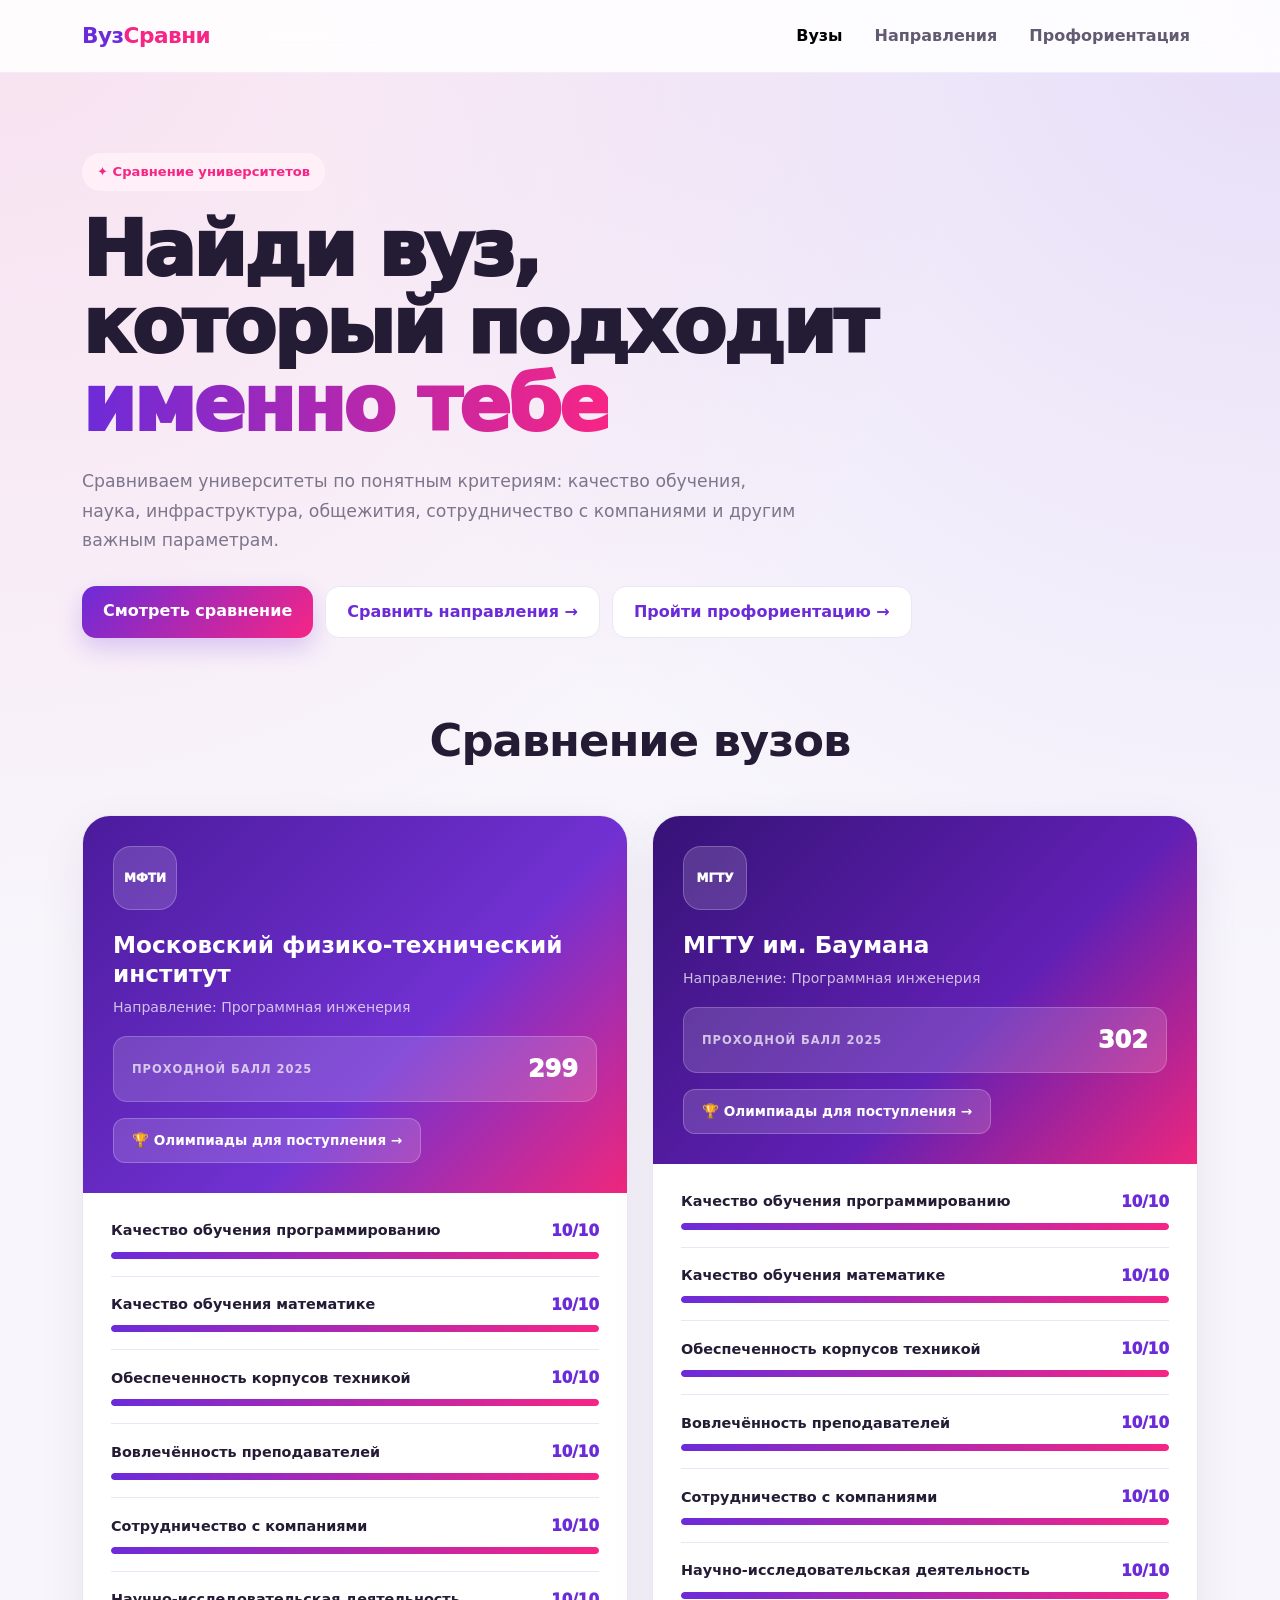
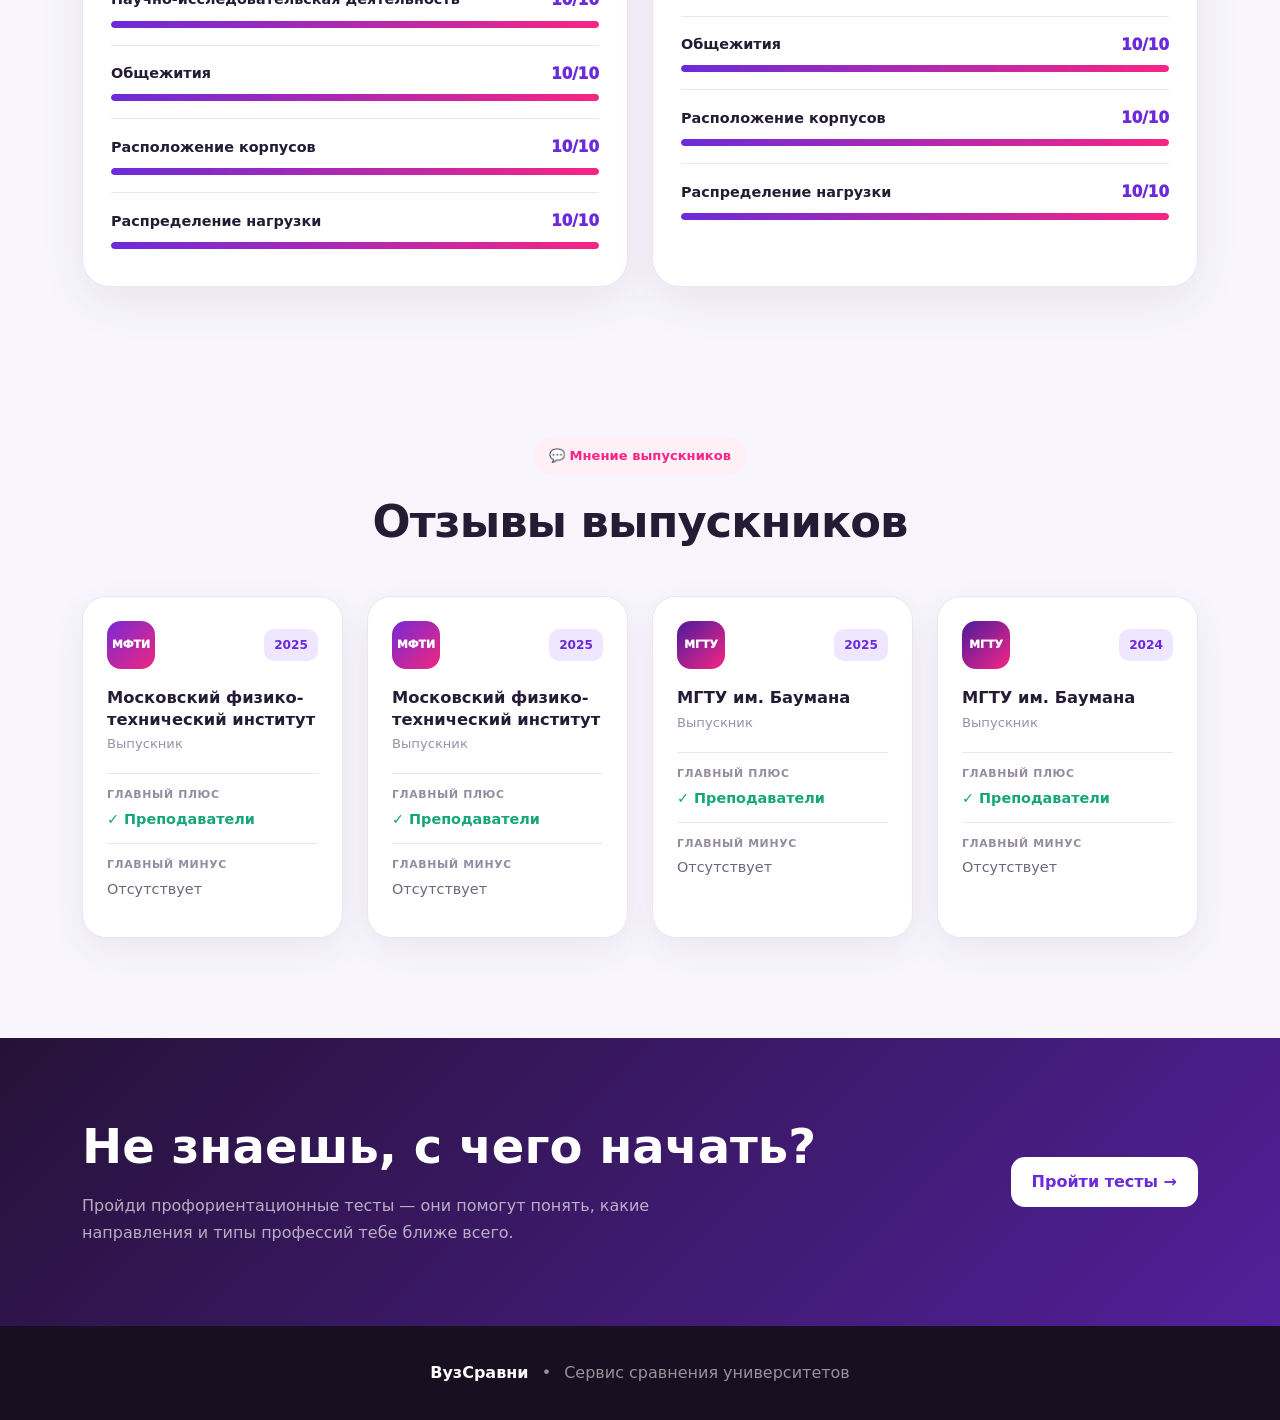
<file: hack_to_posvat/Index.html>
<!DOCTYPE html>
<html lang="ru">
<head>
    <meta charset="UTF-8">
    <meta name="viewport" content="width=device-width, initial-scale=1.0">
    <title>ВузСравни — сравнение вузов</title>

    <link href="https://cdn.jsdelivr.net/npm/bootstrap@5.3.8/dist/css/bootstrap.min.css" rel="stylesheet">

    <style>
        :root {
            --purple: #6c2bd9;
            --purple-dark: #421486;
            --purple-light: #efe7ff;
            --pink: #f72585;
            --pink-light: #fff0f7;
            --orange: #ff7a18;
            --green: #16a67a;
            --text: #241b35;
            --muted: #7d758c;
            --border: #ebe6f3;
            --background: #f8f6fc;
        }

        * { box-sizing: border-box; }
        html { scroll-behavior: smooth; }

        body {
            margin: 0;
            background:
                radial-gradient(circle at 0% 0%, rgba(247,37,133,.10), transparent 30%),
                radial-gradient(circle at 100% 0%, rgba(108,43,217,.12), transparent 30%),
                var(--background);
            color: var(--text);
            font-family: Inter, system-ui, -apple-system, BlinkMacSystemFont, "Segoe UI", sans-serif;
        }

        .navbar-custom {
            background: rgba(255,255,255,.88);
            backdrop-filter: blur(18px);
            border-bottom: 1px solid rgba(108,43,217,.08);
        }
        .brand { text-decoration: none; color: var(--purple); font-size: 1.35rem; font-weight: 900; letter-spacing: -.5px; }
        .brand span { color: var(--pink); }
        .nav-link { color: #625a70; font-weight: 700; }
        .nav-link:hover, .nav-link.active { color: var(--purple); }

        .hero { padding: 80px 0 60px; }
        .hero-badge {
            display: inline-flex; align-items: center; gap: 8px;
            padding: 9px 15px; border-radius: 50px;
            background: var(--pink-light); color: var(--pink);
            font-size: .82rem; font-weight: 850; margin-bottom: 20px;
        }
        .hero h1 {
            max-width: 900px;
            font-size: clamp(2.7rem, 6vw, 4.8rem);
            line-height: 1.01; letter-spacing: -2.8px;
            font-weight: 950; margin: 0;
        }
        .gradient-text {
            color: transparent;
            background: linear-gradient(90deg, var(--purple), var(--pink));
            background-clip: text; -webkit-background-clip: text;
        }
        .hero-description { max-width: 720px; color: var(--muted); font-size: 1.08rem; line-height: 1.7; }

        .hero-buttons { display: flex; flex-wrap: wrap; gap: 12px; margin-top: 30px; }

        .btn-main {
            border: 0; padding: 13px 21px; border-radius: 14px;
            background: linear-gradient(135deg, var(--purple), var(--pink));
            color: white; font-weight: 800; text-decoration: none;
            box-shadow: 0 10px 25px rgba(108,43,217,.22); transition: .25s ease;
        }
        .btn-main:hover { color: white; transform: translateY(-2px); box-shadow: 0 15px 30px rgba(108,43,217,.28); }

        .btn-soft {
            padding: 13px 21px; border-radius: 14px;
            background: white; border: 1px solid var(--border);
            color: var(--purple); text-decoration: none;
            font-weight: 800; transition: .25s ease;
        }
        .btn-soft:hover { color: var(--pink); transform: translateY(-2px); }

        .section { padding: 70px 0; }
        .section-title { font-size: clamp(2rem, 4vw, 2.8rem); font-weight: 900; letter-spacing: -1px; }
        .section-description { max-width: 650px; color: var(--muted); line-height: 1.65; }

        .university-card {
            height: 100%; background: white; border: 1px solid var(--border);
            border-radius: 28px; overflow: hidden;
            box-shadow: 0 15px 45px rgba(50,25,95,.08); transition: transform .25s ease, box-shadow .25s ease;
        }
        .university-card:hover { transform: translateY(-6px); box-shadow: 0 25px 60px rgba(50,25,95,.14); }

        .university-header {
            padding: 30px; color: white;
            background: linear-gradient(135deg, #4b1b9c, #7131d2 60%, #ef277d);
        }
        .university-header.bauman { background: linear-gradient(135deg, #361276, #6120b5 60%, #ed267d); }

        .university-logo {
            width: 64px; height: 64px;
            display: flex; align-items: center; justify-content: center;
            border-radius: 18px; background: rgba(255,255,255,.15);
            border: 1px solid rgba(255,255,255,.22); color: white;
            font-size: .75rem; font-weight: 950; margin-bottom: 20px;
        }
        .university-header h2 { font-size: 1.45rem; line-height: 1.25; font-weight: 900; margin: 0; }
        .university-direction { margin-top: 9px; color: rgba(255,255,255,.72); font-size: .88rem; }

        /* Проходной балл */
        .passing-score {
            margin-top: 18px;
            padding: 14px 18px;
            border-radius: 14px;
            background: rgba(255,255,255,.15);
            border: 1px solid rgba(255,255,255,.2);
            display: flex;
            align-items: center;
            justify-content: space-between;
        }
        .passing-score-label {
            font-size: .72rem;
            text-transform: uppercase;
            letter-spacing: .08em;
            color: rgba(255,255,255,.7);
            font-weight: 850;
        }
        .passing-score-value {
            font-size: 1.5rem;
            font-weight: 950;
            color: white;
        }

        /* Ссылка на олимпиады */
        .olympiads-link {
            display: inline-flex;
            align-items: center;
            gap: 8px;
            margin-top: 16px;
            padding: 11px 18px;
            border-radius: 12px;
            background: rgba(255,255,255,.15);
            border: 1px solid rgba(255,255,255,.22);
            color: white;
            text-decoration: none;
            font-size: .85rem;
            font-weight: 800;
            transition: .25s ease;
        }
        .olympiads-link:hover {
            background: rgba(255,255,255,.25);
            color: white;
            transform: translateY(-2px);
        }

        .criteria { padding: 10px 28px 20px; }
        .criterion { padding: 17px 0; border-bottom: 1px solid var(--border); }
        .criterion:last-child { border-bottom: 0; }
        .criterion-top { display: flex; justify-content: space-between; align-items: center; gap: 15px; }
        .criterion-name { font-size: .9rem; font-weight: 750; }
        .criterion-score { color: var(--purple); font-size: .95rem; font-weight: 950; white-space: nowrap; }
        .progress-custom { height: 7px; margin-top: 9px; background: #eeeaf5; border-radius: 20px; overflow: hidden; }
        .progress-custom span { display: block; height: 100%; border-radius: inherit; background: linear-gradient(90deg, var(--purple), var(--pink)); }

        .reviews-section { padding: 80px 0 100px; }
        .review-card {
            height: 100%; background: white; border: 1px solid var(--border);
            border-radius: 24px; padding: 24px;
            box-shadow: 0 12px 35px rgba(50,25,95,.07); transition: transform .25s ease, box-shadow .25s ease;
        }
        .review-card:hover { transform: translateY(-5px); box-shadow: 0 20px 45px rgba(50,25,95,.12); }
        .review-top { display: flex; align-items: center; justify-content: space-between; gap: 10px; margin-bottom: 18px; }
        .review-logo {
            width: 48px; height: 48px;
            display: flex; align-items: center; justify-content: center;
            border-radius: 14px; color: white; font-size: .68rem; font-weight: 950;
        }
        .logo-mgu { background: linear-gradient(135deg, #7929d5, #ef277d); }
        .logo-bauman { background: linear-gradient(135deg, #4b1b9c, #f72585); }
        .review-year { padding: 7px 10px; border-radius: 10px; background: var(--purple-light); color: var(--purple); font-size: .76rem; font-weight: 850; }
        .review-university { font-size: 1.02rem; line-height: 1.3; font-weight: 850; margin-bottom: 4px; }
        .review-author { color: #9991a6; font-size: .82rem; margin-bottom: 20px; }
        .review-block { padding: 13px 0; border-top: 1px solid var(--border); }
        .review-label { color: #958ca2; text-transform: uppercase; font-size: .68rem; font-weight: 850; letter-spacing: .06em; margin-bottom: 5px; }
        .review-plus { color: var(--green); font-size: .9rem; font-weight: 750; }
        .review-minus { color: #6e677a; font-size: .9rem; }

        .cta { padding: 80px 0; color: white; background: linear-gradient(135deg, #261238, #52209a); }
        .cta h2 { font-size: clamp(2rem, 4vw, 3rem); font-weight: 900; }
        .cta p { color: rgba(255,255,255,.65); max-width: 650px; line-height: 1.7; }
        .cta-button {
            display: inline-block; padding: 13px 21px; border-radius: 14px;
            background: white; color: var(--purple); text-decoration: none;
            font-weight: 850; transition: .2s ease;
        }
        .cta-button:hover { color: var(--pink); transform: translateY(-2px); }

        footer { padding: 35px 0; background: #181020; color: rgba(255,255,255,.55); }
        footer strong { color: white; }

        @media (max-width: 767px) {
            .hero { padding-top: 50px; }
            .university-header { padding: 24px; }
            .criteria { padding-left: 23px; padding-right: 23px; }
        }
    </style>
</head>

<body>

<nav class="navbar navbar-expand-lg navbar-custom sticky-top">
    <div class="container py-2">
        <a href="index.html" class="brand">Вуз<span>Сравни</span></a>

        <button class="navbar-toggler" type="button" data-bs-toggle="collapse" data-bs-target="#mainNav" aria-controls="mainNav" aria-expanded="false" aria-label="Открыть меню">
            <span class="navbar-toggler-icon"></span>
        </button>

        <div class="collapse navbar-collapse" id="mainNav">
            <ul class="navbar-nav ms-auto gap-lg-3">
                <li class="nav-item"><a href="index.html" class="nav-link active">Вузы</a></li>
                <li class="nav-item"><a href="directions.html" class="nav-link">Направления</a></li>
                <li class="nav-item"><a href="profiway_main.html" class="nav-link">Профориентация</a></li>
            </ul>
        </div>
    </div>
</nav>

<header class="hero">
    <div class="container">
        <span class="hero-badge">✦ Сравнение университетов</span>

        <h1>
            Найди вуз,<br>
            который подходит
            <span class="gradient-text">именно тебе</span>
        </h1>

        <p class="hero-description mt-4">
            Сравниваем университеты по понятным критериям:
            качество обучения, наука, инфраструктура,
            общежития, сотрудничество с компаниями и другим важным параметрам.
        </p>

        <div class="hero-buttons">
            <a href="#universities" class="btn-main">Смотреть сравнение</a>
            <a href="directions.html" class="btn-soft">Сравнить направления →</a>
            <a href="profiway_main.html" class="btn-soft">Пройти профориентацию →</a>
        </div>
    </div>
</header>

<section class="section pt-3" id="universities">
    <div class="container">
        <div class="text-center mb-5">
            <h2 class="section-title">Сравнение вузов</h2>
        </div>

        <div class="row g-4">
            <!-- МГУ -->
            <div class="col-lg-6">
                <article class="university-card">
                    <header class="university-header">
                        <div class="university-logo">МФТИ</div>
                        <h2>Московский физико-технический институт</h2>
                        <div class="university-direction">Направление: Программная инженерия</div>

                        <div class="passing-score">
                            <span class="passing-score-label">Проходной балл 2025</span>
                            <span class="passing-score-value">299</span>
                        </div>

                        <a href="olympiads_mgu.html" class="olympiads-link">
                            🏆 Олимпиады для поступления →
                        </a>
                    </header>

                    <div class="criteria">
                        <div class="criterion">
                            <div class="criterion-top"><span class="criterion-name">Качество обучения программированию</span><span class="criterion-score">10/10</span></div>
                            <div class="progress-custom"><span style="width:100%"></span></div>
                        </div>
                        <div class="criterion">
                            <div class="criterion-top"><span class="criterion-name">Качество обучения математике</span><span class="criterion-score">10/10</span></div>
                            <div class="progress-custom"><span style="width:100%"></span></div>
                        </div>
                        <div class="criterion">
                            <div class="criterion-top"><span class="criterion-name">Обеспеченность корпусов техникой</span><span class="criterion-score">10/10</span></div>
                            <div class="progress-custom"><span style="width:100%"></span></div>
                        </div>
                        <div class="criterion">
                            <div class="criterion-top"><span class="criterion-name">Вовлечённость преподавателей</span><span class="criterion-score">10/10</span></div>
                            <div class="progress-custom"><span style="width:100%"></span></div>
                        </div>
                        <div class="criterion">
                            <div class="criterion-top"><span class="criterion-name">Сотрудничество с компаниями</span><span class="criterion-score">10/10</span></div>
                            <div class="progress-custom"><span style="width:100%"></span></div>
                        </div>
                        <div class="criterion">
                            <div class="criterion-top"><span class="criterion-name">Научно-исследовательская деятельность</span><span class="criterion-score">10/10</span></div>
                            <div class="progress-custom"><span style="width:100%"></span></div>
                        </div>
                        <div class="criterion">
                            <div class="criterion-top"><span class="criterion-name">Общежития</span><span class="criterion-score">10/10</span></div>
                            <div class="progress-custom"><span style="width:100%"></span></div>
                        </div>

                        <div class="criterion">
                            <div class="criterion-top"><span class="criterion-name">Расположение корпусов</span><span class="criterion-score">10/10</span></div>
                            <div class="progress-custom"><span style="width:100%"></span></div>
                        </div>
                        <div class="criterion">
                            <div class="criterion-top"><span class="criterion-name">Распределение нагрузки</span><span class="criterion-score">10/10</span></div>
                            <div class="progress-custom"><span style="width:100%"></span></div>
                        </div>
                    </div>
                </article>
            </div>

            <!-- МГТУ -->
            <div class="col-lg-6">
                <article class="university-card">
                    <header class="university-header bauman">
                        <div class="university-logo">МГТУ</div>
                        <h2>МГТУ им. Баумана</h2>
                        <div class="university-direction">Направление: Программная инженерия</div>

                        <div class="passing-score">
                            <span class="passing-score-label">Проходной балл 2025</span>
                            <span class="passing-score-value">302</span>
                        </div>

                        <a href="olympiads_bauman.html" class="olympiads-link">
                            🏆 Олимпиады для поступления →
                        </a>
                    </header>

                    <div class="criteria">
                        <div class="criterion">
                            <div class="criterion-top"><span class="criterion-name">Качество обучения программированию</span><span class="criterion-score">10/10</span></div>
                            <div class="progress-custom"><span style="width:100%"></span></div>
                        </div>
                        <div class="criterion">
                            <div class="criterion-top"><span class="criterion-name">Качество обучения математике</span><span class="criterion-score">10/10</span></div>
                            <div class="progress-custom"><span style="width:100%"></span></div>
                        </div>
                        <div class="criterion">
                            <div class="criterion-top"><span class="criterion-name">Обеспеченность корпусов техникой</span><span class="criterion-score">10/10</span></div>
                            <div class="progress-custom"><span style="width:100%"></span></div>
                        </div>
                        <div class="criterion">
                            <div class="criterion-top"><span class="criterion-name">Вовлечённость преподавателей</span><span class="criterion-score">10/10</span></div>
                            <div class="progress-custom"><span style="width:100%"></span></div>
                        </div>
                        <div class="criterion">
                            <div class="criterion-top"><span class="criterion-name">Сотрудничество с компаниями</span><span class="criterion-score">10/10</span></div>
                            <div class="progress-custom"><span style="width:100%"></span></div>
                        </div>
                        <div class="criterion">
                            <div class="criterion-top"><span class="criterion-name">Научно-исследовательская деятельность</span><span class="criterion-score">10/10</span></div>
                            <div class="progress-custom"><span style="width:100%"></span></div>
                        </div>
                        <div class="criterion">
                            <div class="criterion-top"><span class="criterion-name">Общежития</span><span class="criterion-score">10/10</span></div>
                            <div class="progress-custom"><span style="width:100%"></span></div>
                        </div>
                        <div class="criterion">
                            <div class="criterion-top"><span class="criterion-name">Расположение корпусов</span><span class="criterion-score">10/10</span></div>
                            <div class="progress-custom"><span style="width:100%"></span></div>
                        </div>
                        <div class="criterion">
                            <div class="criterion-top"><span class="criterion-name">Распределение нагрузки</span><span class="criterion-score">10/10</span></div>
                            <div class="progress-custom"><span style="width:100%"></span></div>
                        </div>
                    </div>
                </article>
            </div>
        </div>
    </div>
</section>

<section class="reviews-section">
    <div class="container">
        <div class="text-center mb-5">
            <span class="hero-badge">💬 Мнение выпускников</span>
            <h2 class="section-title">Отзывы выпускников</h2>
        </div>

        <div class="row g-4">
            <div class="col-md-6 col-xl-3">
                <article class="review-card">
                    <div class="review-top">
                        <div class="review-logo logo-mgu">МФТИ</div>
                        <span class="review-year">2025</span>
                    </div>
                    <h3 class="review-university">Московский физико-технический институт</h3>
                    <div class="review-author">Выпускник</div>
                    <div class="review-block">
                        <div class="review-label">Главный плюс</div>
                        <div class="review-plus">✓ Преподаватели</div>
                    </div>
                    <div class="review-block">
                        <div class="review-label">Главный минус</div>
                        <div class="review-minus">Отсутствует</div>
                    </div>
                </article>
            </div>

            <div class="col-md-6 col-xl-3">
                <article class="review-card">
                    <div class="review-top">
                        <div class="review-logo logo-mgu">МФТИ</div>
                        <span class="review-year">2025</span>
                    </div>
                    <h3 class="review-university">Московский физико-технический институт</h3>
                    <div class="review-author">Выпускник</div>
                    <div class="review-block">
                        <div class="review-label">Главный плюс</div>
                        <div class="review-plus">✓ Преподаватели</div>
                    </div>
                    <div class="review-block">
                        <div class="review-label">Главный минус</div>
                        <div class="review-minus">Отсутствует</div>
                    </div>
                </article>
            </div>

            <div class="col-md-6 col-xl-3">
                <article class="review-card">
                    <div class="review-top">
                        <div class="review-logo logo-bauman">МГТУ</div>
                        <span class="review-year">2025</span>
                    </div>
                    <h3 class="review-university">МГТУ им. Баумана</h3>
                    <div class="review-author">Выпускник</div>
                    <div class="review-block">
                        <div class="review-label">Главный плюс</div>
                        <div class="review-plus">✓ Преподаватели</div>
                    </div>
                    <div class="review-block">
                        <div class="review-label">Главный минус</div>
                        <div class="review-minus">Отсутствует</div>
                    </div>
                </article>
            </div>

            <div class="col-md-6 col-xl-3">
                <article class="review-card">
                    <div class="review-top">
                        <div class="review-logo logo-bauman">МГТУ</div>
                        <span class="review-year">2024</span>
                    </div>
                    <h3 class="review-university">МГТУ им. Баумана</h3>
                    <div class="review-author">Выпускник</div>
                    <div class="review-block">
                        <div class="review-label">Главный плюс</div>
                        <div class="review-plus">✓ Преподаватели</div>
                    </div>
                    <div class="review-block">
                        <div class="review-label">Главный минус</div>
                        <div class="review-minus">Отсутствует</div>
                    </div>
                </article>
            </div>
        </div>
    </div>
</section>

<section class="cta">
    <div class="container">
        <div class="row align-items-center g-4">
            <div class="col-lg-8">
                <h2>Не знаешь, с чего начать?</h2>
                <p class="mt-3 mb-0">
                    Пройди профориентационные тесты — они помогут понять,
                    какие направления и типы профессий тебе ближе всего.
                </p>
            </div>
            <div class="col-lg-4 text-lg-end">
                <a href="profiway_main.html" class="cta-button">Пройти тесты →</a>
            </div>
        </div>
    </div>
</section>

<footer>
    <div class="container text-center">
        <strong>ВузСравни</strong>
        <span class="mx-2">•</span>
        Сервис сравнения университетов
    </div>
</footer>

<script src="https://cdn.jsdelivr.net/npm/bootstrap@5.3.8/dist/js/bootstrap.bundle.min.js"></script>

<script>
    document.querySelectorAll('.navbar .nav-link').forEach(link => {
        link.addEventListener('click', () => {
            const nav = document.querySelector('#mainNav');
            if (nav.classList.contains('show')) {
                bootstrap.Collapse.getOrCreateInstance(nav).hide();
            }
        });
    });

    const animatedElements = document.querySelectorAll('.university-card, .review-card');
    const observer = new IntersectionObserver(entries => {
        entries.forEach(entry => {
            if (entry.isIntersecting) {
                entry.target.style.opacity = '1';
                entry.target.style.transform = 'translateY(0)';
                observer.unobserve(entry.target);
            }
        });
    }, { threshold: .08 });

    animatedElements.forEach(el => {
        el.style.opacity = '0';
        el.style.transform = 'translateY(20px)';
        el.style.transition = 'opacity .55s ease, transform .55s ease';
        observer.observe(el);
    });
</script>

</body>
</html>
</file>
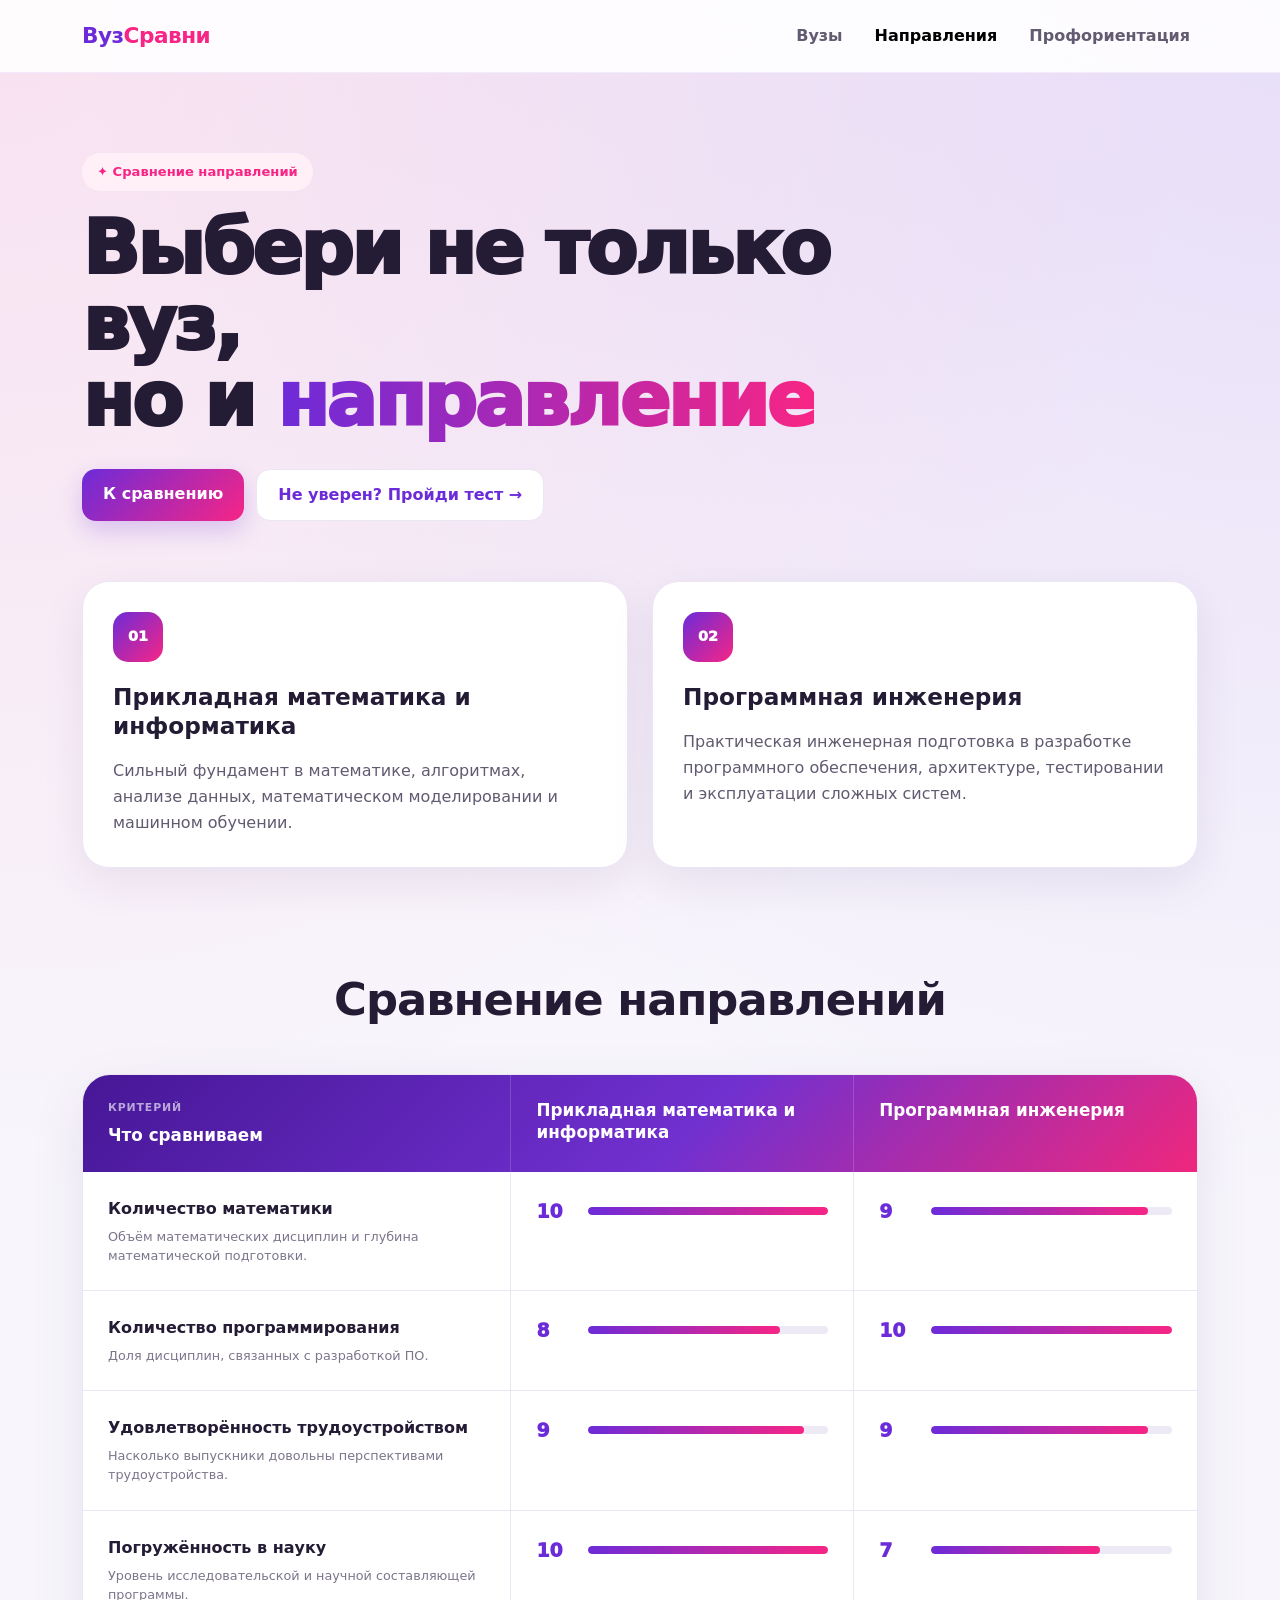
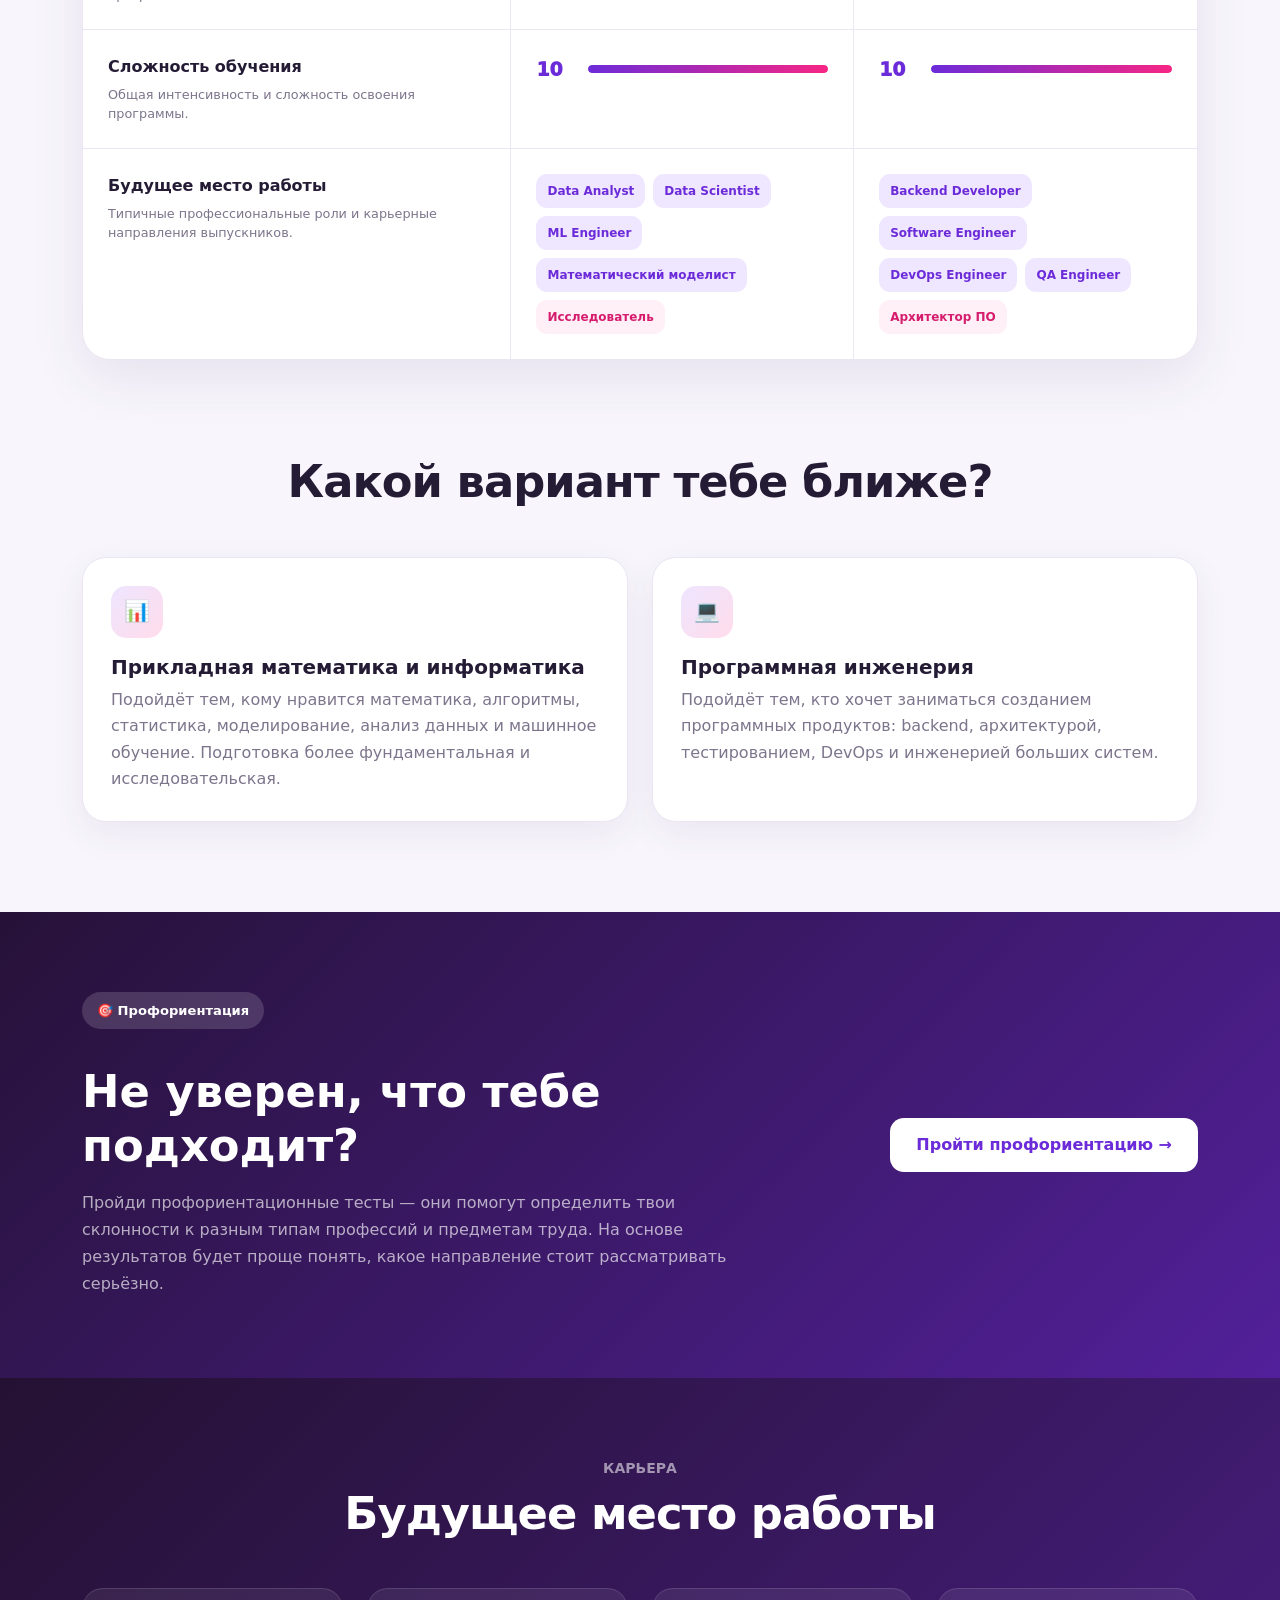
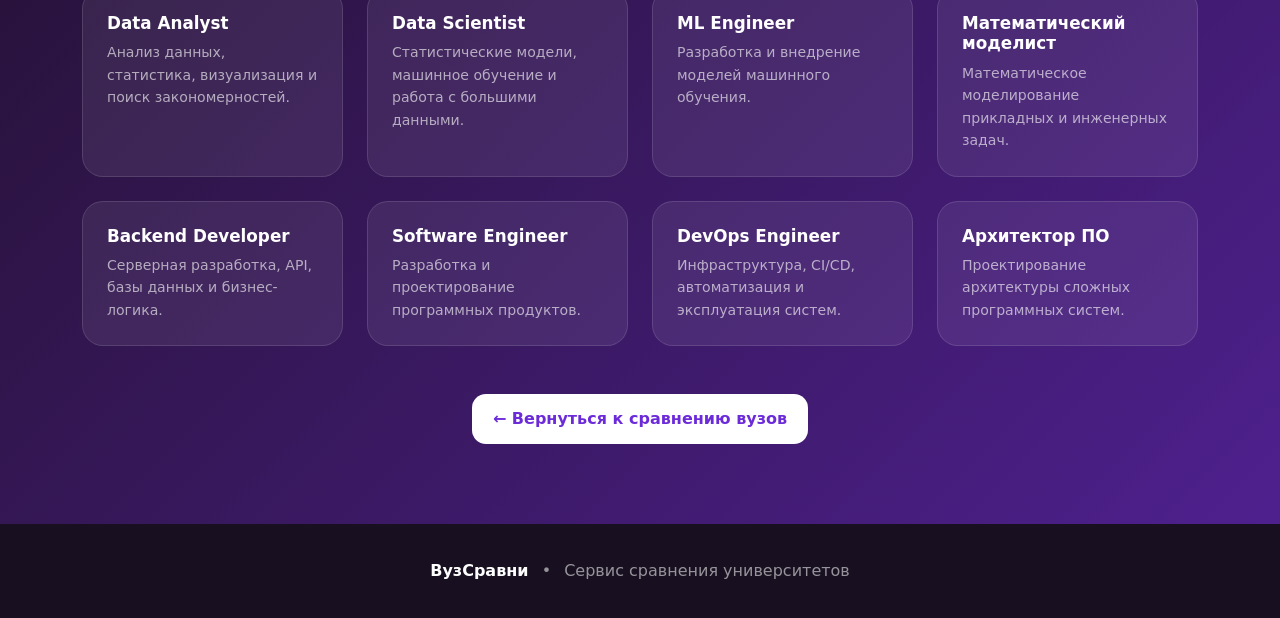
<file: hack_to_posvat/directions.html>
<!DOCTYPE html>
<html lang="ru">
<head>
    <meta charset="UTF-8">
    <meta name="viewport" content="width=device-width, initial-scale=1.0">
    <title>ВузСравни — сравнение направлений</title>

    <link href="https://cdn.jsdelivr.net/npm/bootstrap@5.3.8/dist/css/bootstrap.min.css" rel="stylesheet">

    <style>
        :root {
            --purple: #6c2bd9;
            --purple-dark: #421486;
            --purple-light: #efe7ff;
            --pink: #f72585;
            --pink-light: #fff0f7;
            --orange: #ff7a18;
            --green: #16a67a;
            --text: #241b35;
            --muted: #7d758c;
            --border: #ebe6f3;
            --background: #f8f6fc;
        }

        * { box-sizing: border-box; }
        html { scroll-behavior: smooth; }

        body {
            margin: 0;
            background:
                radial-gradient(circle at 0% 0%, rgba(247,37,133,.10), transparent 30%),
                radial-gradient(circle at 100% 0%, rgba(108,43,217,.12), transparent 30%),
                var(--background);
            color: var(--text);
            font-family: Inter, system-ui, -apple-system, BlinkMacSystemFont, "Segoe UI", sans-serif;
        }

        .navbar-custom {
            background: rgba(255,255,255,.88);
            backdrop-filter: blur(18px);
            border-bottom: 1px solid rgba(108,43,217,.08);
        }
        .brand { text-decoration: none; color: var(--purple); font-size: 1.35rem; font-weight: 900; letter-spacing: -.5px; }
        .brand span { color: var(--pink); }
        .nav-link { color: #625a70; font-weight: 700; }
        .nav-link:hover, .nav-link.active { color: var(--purple); }

        .hero { padding: 80px 0 60px; }
        .hero-badge {
            display: inline-flex; align-items: center; gap: 8px;
            padding: 9px 15px; border-radius: 50px;
            background: var(--pink-light); color: var(--pink);
            font-size: .82rem; font-weight: 850; margin-bottom: 20px;
        }
        .hero h1 {
            max-width: 900px;
            font-size: clamp(2.7rem, 6vw, 4.7rem);
            line-height: 1.01; letter-spacing: -2.8px;
            font-weight: 950; margin: 0;
        }
        .gradient-text {
            color: transparent;
            background: linear-gradient(90deg, var(--purple), var(--pink));
            background-clip: text; -webkit-background-clip: text;
        }
        .hero-description { max-width: 740px; color: var(--muted); font-size: 1.08rem; line-height: 1.7; }

        .hero-buttons { display: flex; flex-wrap: wrap; gap: 12px; margin-top: 30px; }
        .btn-main {
            border: 0; padding: 13px 21px; border-radius: 14px;
            background: linear-gradient(135deg, var(--purple), var(--pink));
            color: white; font-weight: 800; text-decoration: none;
            box-shadow: 0 10px 25px rgba(108,43,217,.22); transition: .25s ease;
        }
        .btn-main:hover { color: white; transform: translateY(-2px); }
        .btn-soft {
            padding: 13px 21px; border-radius: 14px;
            background: white; border: 1px solid var(--border);
            color: var(--purple); text-decoration: none;
            font-weight: 800; transition: .25s ease;
        }
        .btn-soft:hover { color: var(--pink); transform: translateY(-2px); }

        .direction-preview { padding-bottom: 35px; }
        .direction-card {
            height: 100%; padding: 30px; background: white;
            border: 1px solid var(--border); border-radius: 27px;
            box-shadow: 0 15px 45px rgba(50,25,95,.08);
            transition: transform .25s ease, box-shadow .25s ease;
        }
        .direction-card:hover { transform: translateY(-6px); box-shadow: 0 25px 55px rgba(50,25,95,.13); }

        .direction-number {
            width: 50px; height: 50px;
            display: flex; align-items: center; justify-content: center;
            border-radius: 15px; color: white;
            font-size: .9rem; font-weight: 950;
            background: linear-gradient(135deg, var(--purple), var(--pink));
        }
        .direction-card h2 { margin-top: 20px; font-size: 1.45rem; line-height: 1.25; font-weight: 900; }
        .direction-source { color: var(--muted); font-size: .82rem; margin-top: 8px; }
        .direction-description { color: #625a70; line-height: 1.65; margin-top: 18px; margin-bottom: 0; }

        .comparison-section { padding: 70px 0 95px; }
        .section-title { font-size: clamp(2rem, 4vw, 2.8rem); font-weight: 900; letter-spacing: -1px; }
        .section-description { max-width: 680px; color: var(--muted); line-height: 1.65; }

        .comparison-table {
            overflow: hidden; background: white;
            border: 1px solid var(--border); border-radius: 28px;
            box-shadow: 0 18px 55px rgba(50,25,95,.09);
        }
        .comparison-head, .comparison-row {
            display: grid;
            grid-template-columns: 1.25fr 1fr 1fr;
        }
        .comparison-head {
            color: white;
            background: linear-gradient(135deg, #461796, #7130d0 55%, #ef277d);
        }
        .head-cell { padding: 25px; }
        .head-cell:not(:last-child) { border-right: 1px solid rgba(255,255,255,.16); }
        .head-label {
            color: rgba(255,255,255,.62);
            text-transform: uppercase; letter-spacing: .08em;
            font-size: .68rem; font-weight: 850; margin-bottom: 8px;
        }
        .head-title { font-size: 1.05rem; line-height: 1.3; font-weight: 900; }

        .comparison-row { border-bottom: 1px solid var(--border); }
        .comparison-row:last-child { border-bottom: 0; }
        .comparison-cell { padding: 25px; }
        .comparison-cell:not(:last-child) { border-right: 1px solid var(--border); }
        .criterion-title { font-weight: 850; }
        .criterion-description { color: var(--muted); font-size: .8rem; line-height: 1.5; margin-top: 6px; }

        .score-wrapper { display: flex; align-items: center; gap: 12px; }
        .score-number { min-width: 40px; color: var(--purple); font-size: 1.18rem; font-weight: 950; }
        .score-progress { flex: 1; height: 8px; overflow: hidden; background: #eeeaf5; border-radius: 20px; }
        .score-progress span {
            display: block; height: 100%; border-radius: inherit;
            background: linear-gradient(90deg, var(--purple), var(--pink));
        }

        .work-list { display: flex; flex-wrap: wrap; gap: 8px; }
        .work-tag {
            display: inline-flex; align-items: center;
            padding: 8px 11px; border-radius: 11px;
            background: var(--purple-light); color: var(--purple);
            font-size: .75rem; font-weight: 800;
        }
        .work-tag.pink { background: var(--pink-light); color: #d51c6d; }

        .details-section { padding: 0 0 90px; }
        .info-card {
            height: 100%; padding: 28px; background: white;
            border: 1px solid var(--border); border-radius: 24px;
            box-shadow: 0 12px 35px rgba(50,25,95,.07);
        }
        .info-icon {
            width: 52px; height: 52px;
            display: flex; align-items: center; justify-content: center;
            border-radius: 15px;
            background: linear-gradient(135deg, #eee5ff, #ffdceb);
            font-size: 1.3rem; margin-bottom: 17px;
        }
        .info-card h3 { font-size: 1.25rem; font-weight: 900; }
        .info-card p { color: var(--muted); line-height: 1.65; margin-bottom: 0; }

        .career-section {
            padding: 80px 0; color: white;
            background: linear-gradient(135deg, #241132, #4e208e);
        }
        .career-section .section-description { color: rgba(255,255,255,.63); }
        .career-card {
            height: 100%; padding: 24px; border-radius: 21px;
            background: rgba(255,255,255,.075);
            border: 1px solid rgba(255,255,255,.12);
            transition: .25s ease;
        }
        .career-card:hover { transform: translateY(-5px); background: rgba(255,255,255,.12); }
        .career-card h3 { font-size: 1.05rem; font-weight: 850; }
        .career-card p { color: rgba(255,255,255,.62); font-size: .88rem; line-height: 1.6; margin: 0; }

        /* CTA для профтеста */
        .test-cta {
            padding: 80px 0;
            background: linear-gradient(135deg, #261238, #52209a);
            color: white;
        }
        .test-cta h2 { font-size: clamp(2rem, 4vw, 2.8rem); font-weight: 900; }
        .test-cta p { color: rgba(255,255,255,.65); max-width: 650px; line-height: 1.7; }
        .test-cta-button {
            display: inline-block; padding: 15px 26px; border-radius: 14px;
            background: white; color: var(--purple);
            text-decoration: none; font-weight: 850;
            transition: .2s ease;
        }
        .test-cta-button:hover { color: var(--pink); transform: translateY(-2px); }

        .back-button {
            display: inline-block; padding: 13px 21px; border-radius: 14px;
            background: white; color: var(--purple); text-decoration: none;
            font-weight: 850; transition: .2s ease;
        }
        .back-button:hover { color: var(--pink); transform: translateY(-2px); }

        footer { padding: 35px 0; background: #181020; color: rgba(255,255,255,.55); }
        footer strong { color: white; }

        @media (max-width: 767px) {
            .hero { padding-top: 50px; }
            .comparison-head, .comparison-row { grid-template-columns: 1fr 1fr; }
            .comparison-head .head-cell:first-child,
            .comparison-row .comparison-cell:first-child {
                grid-column: 1 / -1; border-right: 0;
                border-bottom: 1px solid var(--border);
            }
            .comparison-head .head-cell:first-child { border-bottom: 1px solid rgba(255,255,255,.15); }
            .head-cell, .comparison-cell { padding: 18px; }
            .comparison-table { border-radius: 20px; }
            .direction-card { padding: 23px; }
        }
    </style>
</head>

<body>

<nav class="navbar navbar-expand-lg navbar-custom sticky-top">
    <div class="container py-2">
        <a href="index.html" class="brand">Вуз<span>Сравни</span></a>

        <button class="navbar-toggler" type="button" data-bs-toggle="collapse" data-bs-target="#mainNav" aria-controls="mainNav" aria-expanded="false" aria-label="Открыть меню">
            <span class="navbar-toggler-icon"></span>
        </button>

        <div class="collapse navbar-collapse" id="mainNav">
            <ul class="navbar-nav ms-auto gap-lg-3">
                <li class="nav-item"><a href="index.html" class="nav-link">Вузы</a></li>
                <li class="nav-item"><a href="directions.html" class="nav-link active">Направления</a></li>
                <li class="nav-item"><a href="profiway_main.html" class="nav-link">Профориентация</a></li>
            </ul>
        </div>
    </div>
</nav>

<header class="hero">
    <div class="container">
        <span class="hero-badge">✦ Сравнение направлений</span>

        <h1>
            Выбери не только вуз,<br>
            но и <span class="gradient-text">направление</span>
        </h1>
        <div class="hero-buttons">
            <a href="#comparison" class="btn-main">К сравнению</a>
            <a href="profiway_main.html" class="btn-soft">Не уверен? Пройди тест →</a>
        </div>
    </div>
</header>

<section class="direction-preview">
    <div class="container">
        <div class="row g-4">
            <div class="col-lg-6">
                <article class="direction-card">
                    <div class="direction-number">01</div>
                    <h2>Прикладная математика и информатика</h2>
                    <p class="direction-description">
                        Сильный фундамент в математике, алгоритмах, анализе данных,
                        математическом моделировании и машинном обучении.
                    </p>
                </article>
            </div>

            <div class="col-lg-6">
                <article class="direction-card">
                    <div class="direction-number">02</div>
                    <h2>Программная инженерия</h2>
                    <p class="direction-description">
                        Практическая инженерная подготовка в разработке
                        программного обеспечения, архитектуре, тестировании
                        и эксплуатации сложных систем.
                    </p>
                </article>
            </div>
        </div>
    </div>
</section>

<section class="comparison-section" id="comparison">
    <div class="container">
        <div class="text-center mb-5">
            <h2 class="section-title">Сравнение направлений</h2>
        </div>

        <div class="comparison-table">
            <div class="comparison-head">
                <div class="head-cell">
                    <div class="head-label">Критерий</div>
                    <div class="head-title">Что сравниваем</div>
                </div>
                <div class="head-cell">
                    <div class="head-title">Прикладная математика и информатика</div>
                </div>
                <div class="head-cell">
                    <div class="head-title">Программная инженерия</div>
                </div>
            </div>

            <div class="comparison-row">
                <div class="comparison-cell">
                    <div class="criterion-title">Количество математики</div>
                    <div class="criterion-description">Объём математических дисциплин и глубина математической подготовки.</div>
                </div>
                <div class="comparison-cell">
                    <div class="score-wrapper">
                        <span class="score-number">10</span>
                        <div class="score-progress"><span style="width:100%"></span></div>
                    </div>
                </div>
                <div class="comparison-cell">
                    <div class="score-wrapper">
                        <span class="score-number">9</span>
                        <div class="score-progress"><span style="width:90%"></span></div>
                    </div>
                </div>
            </div>

            <div class="comparison-row">
                <div class="comparison-cell">
                    <div class="criterion-title">Количество программирования</div>
                    <div class="criterion-description">Доля дисциплин, связанных с разработкой ПО.</div>
                </div>
                <div class="comparison-cell">
                    <div class="score-wrapper">
                        <span class="score-number">8</span>
                        <div class="score-progress"><span style="width:80%"></span></div>
                    </div>
                </div>
                <div class="comparison-cell">
                    <div class="score-wrapper">
                        <span class="score-number">10</span>
                        <div class="score-progress"><span style="width:100%"></span></div>
                    </div>
                </div>
            </div>

            <div class="comparison-row">
                <div class="comparison-cell">
                    <div class="criterion-title">Удовлетворённость трудоустройством</div>
                    <div class="criterion-description">Насколько выпускники довольны перспективами трудоустройства.</div>
                </div>
                <div class="comparison-cell">
                    <div class="score-wrapper">
                        <span class="score-number">9</span>
                        <div class="score-progress"><span style="width:90%"></span></div>
                    </div>
                </div>
                <div class="comparison-cell">
                    <div class="score-wrapper">
                        <span class="score-number">9</span>
                        <div class="score-progress"><span style="width:90%"></span></div>
                    </div>
                </div>
            </div>

            <div class="comparison-row">
                <div class="comparison-cell">
                    <div class="criterion-title">Погружённость в науку</div>
                    <div class="criterion-description">Уровень исследовательской и научной составляющей программы.</div>
                </div>
                <div class="comparison-cell">
                    <div class="score-wrapper">
                        <span class="score-number">10</span>
                        <div class="score-progress"><span style="width:100%"></span></div>
                    </div>
                </div>
                <div class="comparison-cell">
                    <div class="score-wrapper">
                        <span class="score-number">7</span>
                        <div class="score-progress"><span style="width:70%"></span></div>
                    </div>
                </div>
            </div>

            <div class="comparison-row">
                <div class="comparison-cell">
                    <div class="criterion-title">Сложность обучения</div>
                    <div class="criterion-description">Общая интенсивность и сложность освоения программы.</div>
                </div>
                <div class="comparison-cell">
                    <div class="score-wrapper">
                        <span class="score-number">10</span>
                        <div class="score-progress"><span style="width:100%"></span></div>
                    </div>
                </div>
                <div class="comparison-cell">
                    <div class="score-wrapper">
                        <span class="score-number">10</span>
                        <div class="score-progress"><span style="width:100%"></span></div>
                    </div>
                </div>
            </div>

            <div class="comparison-row">
                <div class="comparison-cell">
                    <div class="criterion-title">Будущее место работы</div>
                    <div class="criterion-description">Типичные профессиональные роли и карьерные направления выпускников.</div>
                </div>
                <div class="comparison-cell">
                    <div class="work-list">
                        <span class="work-tag">Data Analyst</span>
                        <span class="work-tag">Data Scientist</span>
                        <span class="work-tag">ML Engineer</span>
                        <span class="work-tag">Математический моделист</span>
                        <span class="work-tag pink">Исследователь</span>
                    </div>
                </div>
                <div class="comparison-cell">
                    <div class="work-list">
                        <span class="work-tag">Backend Developer</span>
                        <span class="work-tag">Software Engineer</span>
                        <span class="work-tag">DevOps Engineer</span>
                        <span class="work-tag">QA Engineer</span>
                        <span class="work-tag pink">Архитектор ПО</span>
                    </div>
                </div>
            </div>
        </div>
    </div>
</section>

<section class="details-section">
    <div class="container">
        <div class="text-center mb-5">
            <h2 class="section-title">Какой вариант тебе ближе?</h2>
        </div>

        <div class="row g-4">
            <div class="col-lg-6">
                <article class="info-card">
                    <div class="info-icon">📊</div>
                    <h3>Прикладная математика и информатика</h3>
                    <p>
                        Подойдёт тем, кому нравится математика, алгоритмы,
                        статистика, моделирование, анализ данных и машинное обучение.
                        Подготовка более фундаментальная и исследовательская.
                    </p>
                </article>
            </div>

            <div class="col-lg-6">
                <article class="info-card">
                    <div class="info-icon">💻</div>
                    <h3>Программная инженерия</h3>
                    <p>
                        Подойдёт тем, кто хочет заниматься созданием
                        программных продуктов: backend, архитектурой,
                        тестированием, DevOps и инженерией больших систем.
                    </p>
                </article>
            </div>
        </div>
    </div>
</section>

<!-- Блок с ссылкой на профориентационный тест -->
<section class="test-cta">
    <div class="container">
        <div class="row align-items-center g-4">
            <div class="col-lg-8">
                <span class="hero-badge" style="background:rgba(255,255,255,.15); color:white;">🎯 Профориентация</span>
                <h2 class="mt-3">Не уверен, что тебе подходит?</h2>
                <p class="mt-3 mb-0">
                    Пройди профориентационные тесты — они помогут определить
                    твои склонности к разным типам профессий и предметам труда.
                    На основе результатов будет проще понять, какое направление
                    стоит рассматривать серьёзно.
                </p>
            </div>
            <div class="col-lg-4 text-lg-end">
                <a href="profiway_main.html" class="test-cta-button">Пройти профориентацию →</a>
            </div>
        </div>
    </div>
</section>

<section class="career-section">
    <div class="container">
        <div class="text-center mb-5">
            <div class="text-uppercase small fw-bold" style="color:rgba(255,255,255,.55)">Карьера</div>
            <h2 class="section-title mt-2">Будущее место работы</h2>
        </div>

        <div class="row g-4">
            <div class="col-md-6 col-lg-3">
                <article class="career-card">
                    <h3>Data Analyst</h3>
                    <p>Анализ данных, статистика, визуализация и поиск закономерностей.</p>
                </article>
            </div>
            <div class="col-md-6 col-lg-3">
                <article class="career-card">
                    <h3>Data Scientist</h3>
                    <p>Статистические модели, машинное обучение и работа с большими данными.</p>
                </article>
            </div>
            <div class="col-md-6 col-lg-3">
                <article class="career-card">
                    <h3>ML Engineer</h3>
                    <p>Разработка и внедрение моделей машинного обучения.</p>
                </article>
            </div>
            <div class="col-md-6 col-lg-3">
                <article class="career-card">
                    <h3>Математический моделист</h3>
                    <p>Математическое моделирование прикладных и инженерных задач.</p>
                </article>
            </div>
            <div class="col-md-6 col-lg-3">
                <article class="career-card">
                    <h3>Backend Developer</h3>
                    <p>Серверная разработка, API, базы данных и бизнес-логика.</p>
                </article>
            </div>
            <div class="col-md-6 col-lg-3">
                <article class="career-card">
                    <h3>Software Engineer</h3>
                    <p>Разработка и проектирование программных продуктов.</p>
                </article>
            </div>
            <div class="col-md-6 col-lg-3">
                <article class="career-card">
                    <h3>DevOps Engineer</h3>
                    <p>Инфраструктура, CI/CD, автоматизация и эксплуатация систем.</p>
                </article>
            </div>
            <div class="col-md-6 col-lg-3">
                <article class="career-card">
                    <h3>Архитектор ПО</h3>
                    <p>Проектирование архитектуры сложных программных систем.</p>
                </article>
            </div>
        </div>

        <div class="text-center mt-5">
            <a href="index.html" class="back-button">← Вернуться к сравнению вузов</a>
        </div>
    </div>
</section>

<footer>
    <div class="container text-center">
        <strong>ВузСравни</strong>
        <span class="mx-2">•</span>
        Сервис сравнения университетов
    </div>
</footer>

<script src="https://cdn.jsdelivr.net/npm/bootstrap@5.3.8/dist/js/bootstrap.bundle.min.js"></script>

<script>
    document.querySelectorAll('.navbar .nav-link').forEach(link => {
        link.addEventListener('click', () => {
            const nav = document.querySelector('#mainNav');
            if (nav.classList.contains('show')) {
                bootstrap.Collapse.getOrCreateInstance(nav).hide();
            }
        });
    });

    const animatedElements = document.querySelectorAll(
        '.direction-card, .comparison-table, .info-card, .career-card'
    );

    const observer = new IntersectionObserver(entries => {
        entries.forEach(entry => {
            if (entry.isIntersecting) {
                entry.target.style.opacity = '1';
                entry.target.style.transform = 'translateY(0)';
                observer.unobserve(entry.target);
            }
        });
    }, { threshold: .08 });

    animatedElements.forEach(el => {
        el.style.opacity = '0';
        el.style.transform = 'translateY(20px)';
        el.style.transition = 'opacity .55s ease, transform .55s ease';
        observer.observe(el);
    });
</script>

</body>
</html>
</file>
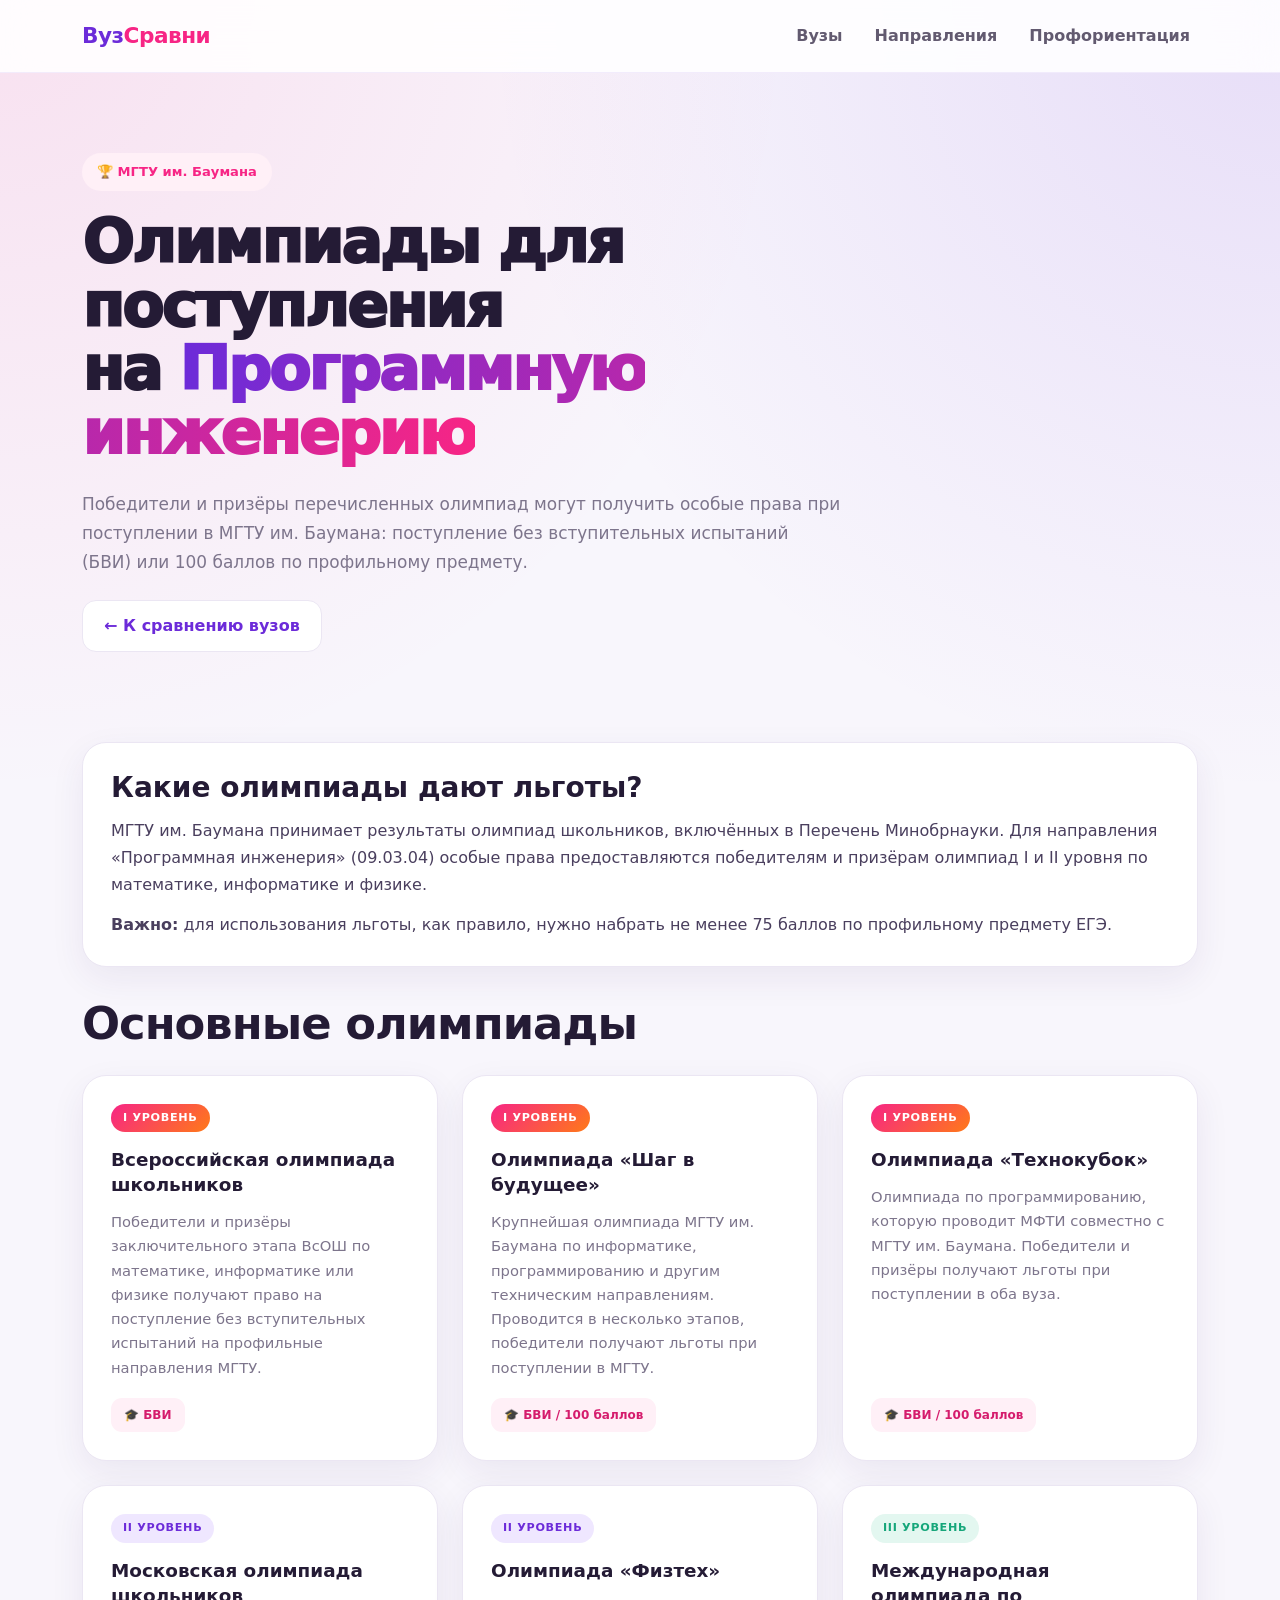
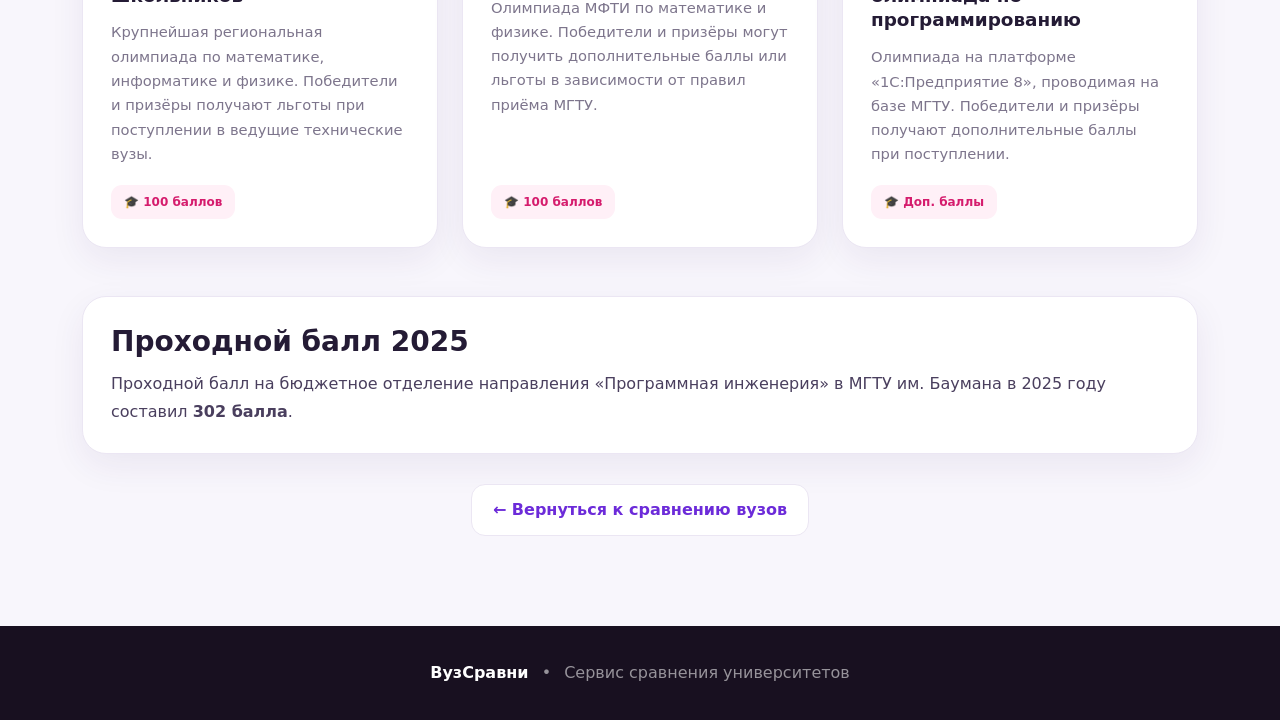
<file: hack_to_posvat/olympiads_bauman.html>
<!DOCTYPE html>
<html lang="ru">
<head>
    <meta charset="UTF-8">
    <meta name="viewport" content="width=device-width, initial-scale=1.0">
    <title>ВузСравни — Олимпиады МГТУ для Программной инженерии</title>

    <link href="https://cdn.jsdelivr.net/npm/bootstrap@5.3.8/dist/css/bootstrap.min.css" rel="stylesheet">

    <style>
        :root {
            --purple: #6c2bd9;
            --purple-dark: #421486;
            --purple-light: #efe7ff;
            --pink: #f72585;
            --pink-light: #fff0f7;
            --orange: #ff7a18;
            --green: #16a67a;
            --text: #241b35;
            --muted: #7d758c;
            --border: #ebe6f3;
            --background: #f8f6fc;
        }

        * { box-sizing: border-box; }
        html { scroll-behavior: smooth; }

        body {
            margin: 0;
            background:
                radial-gradient(circle at 0% 0%, rgba(247,37,133,.10), transparent 30%),
                radial-gradient(circle at 100% 0%, rgba(108,43,217,.12), transparent 30%),
                var(--background);
            color: var(--text);
            font-family: Inter, system-ui, -apple-system, BlinkMacSystemFont, "Segoe UI", sans-serif;
        }

        .navbar-custom {
            background: rgba(255,255,255,.88);
            backdrop-filter: blur(18px);
            border-bottom: 1px solid rgba(108,43,217,.08);
        }
        .brand { text-decoration: none; color: var(--purple); font-size: 1.35rem; font-weight: 900; letter-spacing: -.5px; }
        .brand span { color: var(--pink); }
        .nav-link { color: #625a70; font-weight: 700; }
        .nav-link:hover, .nav-link.active { color: var(--purple); }

        .hero { padding: 80px 0 40px; }
        .hero-badge {
            display: inline-flex; align-items: center; gap: 8px;
            padding: 9px 15px; border-radius: 50px;
            background: var(--pink-light); color: var(--pink);
            font-size: .82rem; font-weight: 850; margin-bottom: 20px;
        }
        .hero h1 {
            max-width: 900px;
            font-size: clamp(2.4rem, 5vw, 3.8rem);
            line-height: 1.05; letter-spacing: -2.4px;
            font-weight: 950; margin: 0;
        }
        .gradient-text {
            color: transparent;
            background: linear-gradient(90deg, var(--purple), var(--pink));
            background-clip: text; -webkit-background-clip: text;
        }
        .hero-description { max-width: 760px; color: var(--muted); font-size: 1.06rem; line-height: 1.7; }

        .section { padding: 50px 0 90px; }
        .section-title { font-size: clamp(2rem, 4vw, 2.8rem); font-weight: 900; letter-spacing: -1px; }
        .section-description { max-width: 680px; color: var(--muted); line-height: 1.65; }

        .olympiad-card {
            background: white;
            border: 1px solid var(--border);
            border-radius: 24px;
            padding: 28px;
            box-shadow: 0 12px 35px rgba(50,25,95,.07);
            transition: .25s ease;
            height: 100%;
            display: flex;
            flex-direction: column;
        }
        .olympiad-card:hover { transform: translateY(-5px); box-shadow: 0 20px 45px rgba(50,25,95,.12); }

        .olympiad-level {
            display: inline-flex;
            align-items: center;
            gap: 6px;
            padding: 6px 12px;
            border-radius: 30px;
            font-size: .7rem;
            font-weight: 900;
            text-transform: uppercase;
            letter-spacing: .06em;
            margin-bottom: 16px;
            width: fit-content;
        }
        .level-1 { background: linear-gradient(135deg, #f72585, #ff7a18); color: white; }
        .level-2 { background: var(--purple-light); color: var(--purple); }
        .level-3 { background: #e3f7f0; color: var(--green); }

        .olympiad-card h3 {
            font-size: 1.15rem;
            font-weight: 900;
            line-height: 1.35;
            margin-bottom: 12px;
        }
        .olympiad-card p {
            color: var(--muted);
            line-height: 1.65;
            font-size: .92rem;
            flex: 1;
            margin-bottom: 18px;
        }

        .benefit-tag {
            display: inline-flex;
            align-items: center;
            gap: 6px;
            padding: 8px 13px;
            border-radius: 11px;
            background: var(--pink-light);
            color: #d51c6d;
            font-size: .75rem;
            font-weight: 800;
            width: fit-content;
        }

        .info-block {
            background: white;
            border: 1px solid var(--border);
            border-radius: 24px;
            padding: 28px;
            box-shadow: 0 12px 35px rgba(50,25,95,.07);
            margin-bottom: 30px;
            line-height: 1.7;
        }
        .info-block p { color: #4a3f5e; margin-bottom: 12px; }
        .info-block ul { padding-left: 20px; margin: 0 0 14px 0; }
        .info-block li { margin-bottom: 6px; color: #4a3f5e; }

        .back-button {
            display: inline-block; padding: 13px 21px; border-radius: 14px;
            background: white; color: var(--purple); text-decoration: none;
            font-weight: 850; transition: .2s ease;
            border: 1px solid var(--border);
        }
        .back-button:hover { color: var(--pink); transform: translateY(-2px); }

        footer { padding: 35px 0; background: #181020; color: rgba(255,255,255,.55); }
        footer strong { color: white; }

        @media (max-width: 767px) {
            .hero { padding-top: 50px; }
            .olympiad-card { padding: 22px; }
        }
    </style>
</head>

<body>

<nav class="navbar navbar-expand-lg navbar-custom sticky-top">
    <div class="container py-2">
        <a href="index.html" class="brand">Вуз<span>Сравни</span></a>
        <button class="navbar-toggler" type="button" data-bs-toggle="collapse" data-bs-target="#mainNav" aria-controls="mainNav" aria-expanded="false" aria-label="Открыть меню">
            <span class="navbar-toggler-icon"></span>
        </button>
        <div class="collapse navbar-collapse" id="mainNav">
            <ul class="navbar-nav ms-auto gap-lg-3">
                <li class="nav-item"><a href="index.html" class="nav-link">Вузы</a></li>
                <li class="nav-item"><a href="directions.html" class="nav-link">Направления</a></li>
                <li class="nav-item"><a href="profiway_main.html" class="nav-link">Профориентация</a></li>
            </ul>
        </div>
    </div>
</nav>

<header class="hero">
    <div class="container">
        <span class="hero-badge">🏆 МГТУ им. Баумана</span>
        <h1>
            Олимпиады для поступления<br>
            на <span class="gradient-text">Программную инженерию</span>
        </h1>
        <p class="hero-description mt-4">
            Победители и призёры перечисленных олимпиад могут получить особые права
            при поступлении в МГТУ им. Баумана: поступление без вступительных испытаний (БВИ)
            или 100 баллов по профильному предмету.
        </p>
        <div class="mt-4">
            <a href="index.html" class="back-button">← К сравнению вузов</a>
        </div>
    </div>
</header>

<section class="section">
    <div class="container">

        <div class="info-block">
            <h3 style="font-weight:900; margin-bottom:12px;">Какие олимпиады дают льготы?</h3>
            <p>
                МГТУ им. Баумана принимает результаты олимпиад школьников, включённых
                в Перечень Минобрнауки. Для направления «Программная инженерия»
                (09.03.04) особые права предоставляются победителям и призёрам
                олимпиад I и II уровня по математике, информатике и физике.
            </p>
            <p style="margin-bottom:0;">
                <b>Важно:</b> для использования льготы, как правило, нужно набрать
                не менее 75 баллов по профильному предмету ЕГЭ.
            </p>
        </div>

        <h2 class="section-title mb-4">Основные олимпиады</h2>

        <div class="row g-4">

            <div class="col-md-6 col-lg-4">
                <article class="olympiad-card">
                    <span class="olympiad-level level-1">I уровень</span>
                    <h3>Всероссийская олимпиада школьников</h3>
                    <p>
                        Победители и призёры заключительного этапа ВсОШ по математике,
                        информатике или физике получают право на поступление без
                        вступительных испытаний на профильные направления МГТУ.
                    </p>
                    <span class="benefit-tag">🎓 БВИ</span>
                </article>
            </div>

            <div class="col-md-6 col-lg-4">
                <article class="olympiad-card">
                    <span class="olympiad-level level-1">I уровень</span>
                    <h3>Олимпиада «Шаг в будущее»</h3>
                    <p>
                        Крупнейшая олимпиада МГТУ им. Баумана по информатике,
                        программированию и другим техническим направлениям.
                        Проводится в несколько этапов, победители получают льготы
                        при поступлении в МГТУ.
                    </p>
                    <span class="benefit-tag">🎓 БВИ / 100 баллов</span>
                </article>
            </div>

            <div class="col-md-6 col-lg-4">
                <article class="olympiad-card">
                    <span class="olympiad-level level-1">I уровень</span>
                    <h3>Олимпиада «Технокубок»</h3>
                    <p>
                        Олимпиада по программированию, которую проводит МФТИ
                        совместно с МГТУ им. Баумана. Победители и призёры
                        получают льготы при поступлении в оба вуза.
                    </p>
                    <span class="benefit-tag">🎓 БВИ / 100 баллов</span>
                </article>
            </div>

            <div class="col-md-6 col-lg-4">
                <article class="olympiad-card">
                    <span class="olympiad-level level-2">II уровень</span>
                    <h3>Московская олимпиада школьников</h3>
                    <p>
                        Крупнейшая региональная олимпиада по математике, информатике
                        и физике. Победители и призёры получают льготы
                        при поступлении в ведущие технические вузы.
                    </p>
                    <span class="benefit-tag">🎓 100 баллов</span>
                </article>
            </div>

            <div class="col-md-6 col-lg-4">
                <article class="olympiad-card">
                    <span class="olympiad-level level-2">II уровень</span>
                    <h3>Олимпиада «Физтех»</h3>
                    <p>
                        Олимпиада МФТИ по математике и физике. Победители и призёры
                        могут получить дополнительные баллы или льготы
                        в зависимости от правил приёма МГТУ.
                    </p>
                    <span class="benefit-tag">🎓 100 баллов</span>
                </article>
            </div>

            <div class="col-md-6 col-lg-4">
                <article class="olympiad-card">
                    <span class="olympiad-level level-3">III уровень</span>
                    <h3>Международная олимпиада по программированию</h3>
                    <p>
                        Олимпиада на платформе «1С:Предприятие 8», проводимая
                        на базе МГТУ. Победители и призёры получают дополнительные
                        баллы при поступлении.
                    </p>
                    <span class="benefit-tag">🎓 Доп. баллы</span>
                </article>
            </div>

        </div>

        <div class="info-block mt-5">
            <h3 style="font-weight:900; margin-bottom:12px;">Проходной балл 2025</h3>
            <p style="margin-bottom:0;">
                Проходной балл на бюджетное отделение направления
                «Программная инженерия» в МГТУ им. Баумана
                в 2025 году составил <b>302 балла</b>.
            </p>
        </div>

        <div class="text-center mt-4">
            <a href="index.html" class="back-button">← Вернуться к сравнению вузов</a>
        </div>

    </div>
</section>

<footer>
    <div class="container text-center">
        <strong>ВузСравни</strong>
        <span class="mx-2">•</span>
        Сервис сравнения университетов
    </div>
</footer>

<script src="https://cdn.jsdelivr.net/npm/bootstrap@5.3.8/dist/js/bootstrap.bundle.min.js"></script>
<script>
    document.querySelectorAll('.navbar .nav-link').forEach(link => {
        link.addEventListener('click', () => {
            const nav = document.querySelector('#mainNav');
            if (nav.classList.contains('show')) {
                bootstrap.Collapse.getOrCreateInstance(nav).hide();
            }
        });
    });
</script>

</body>
</html>
</file>
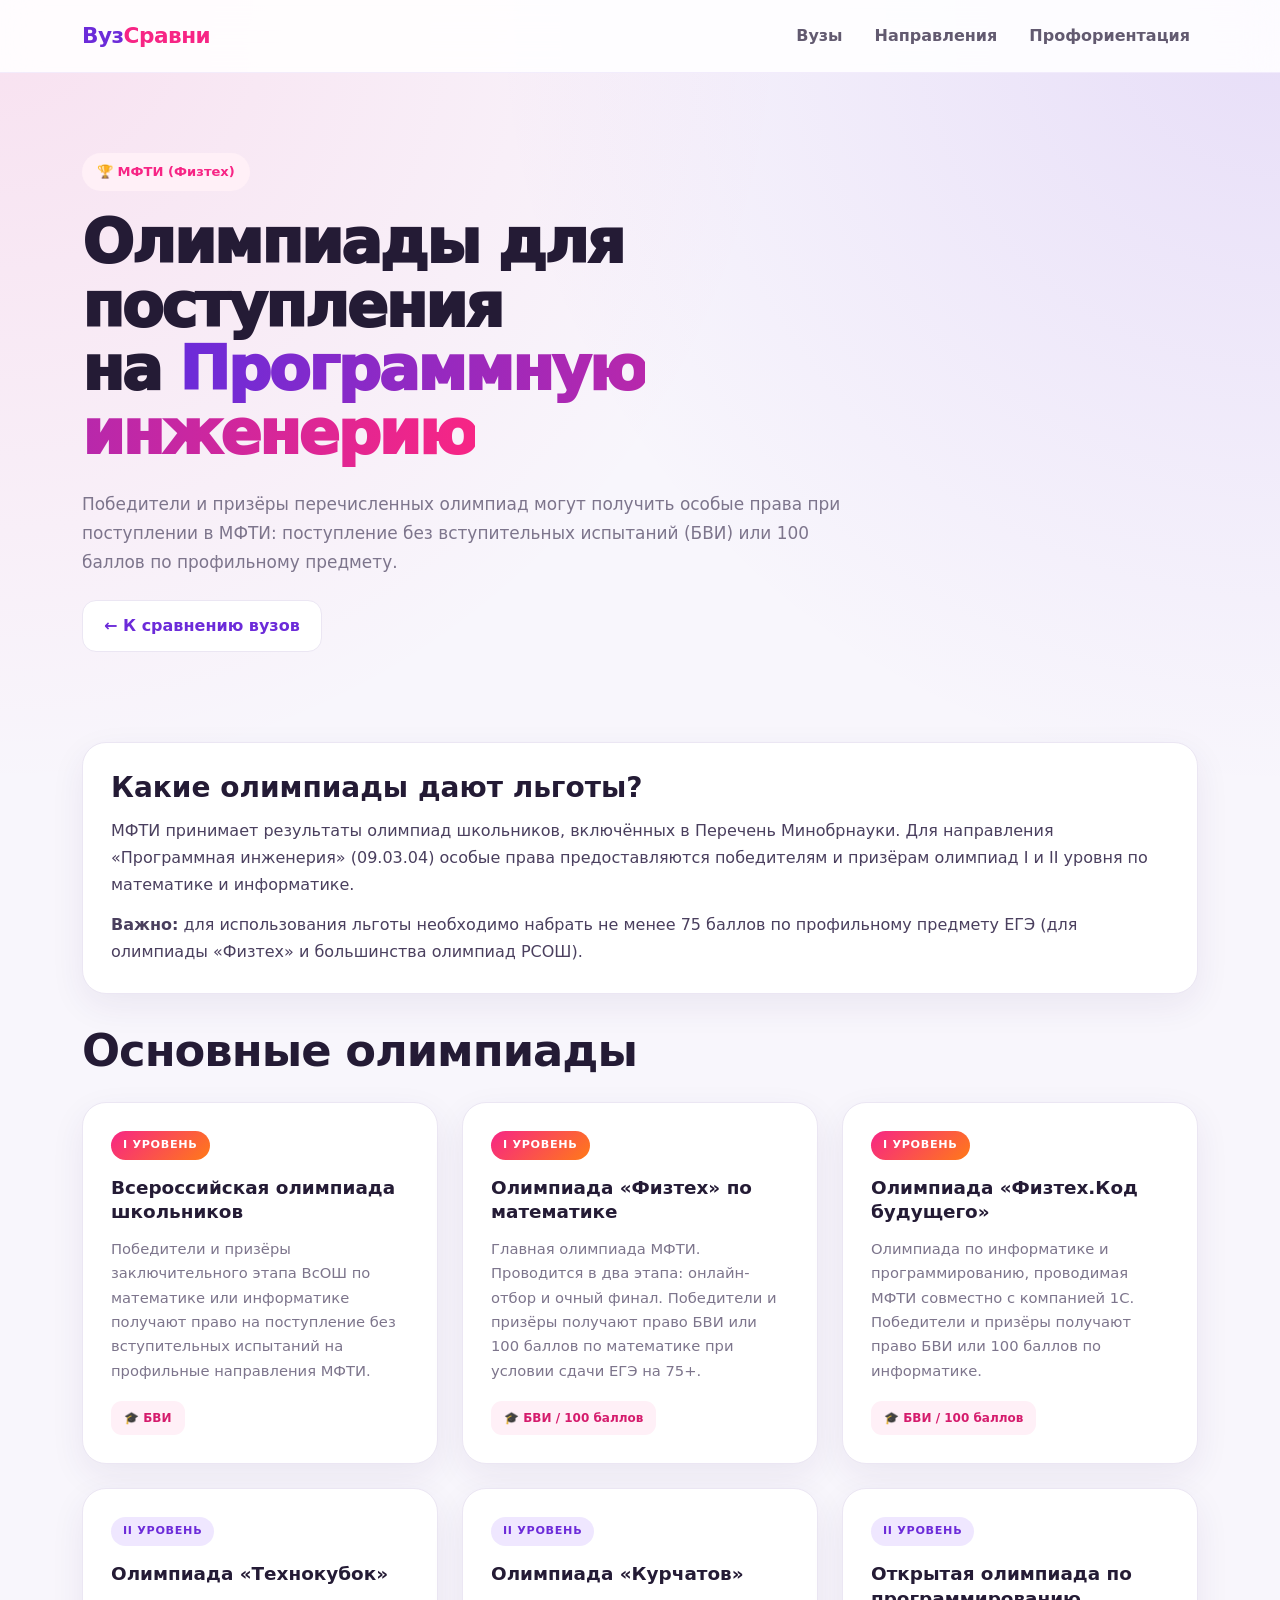
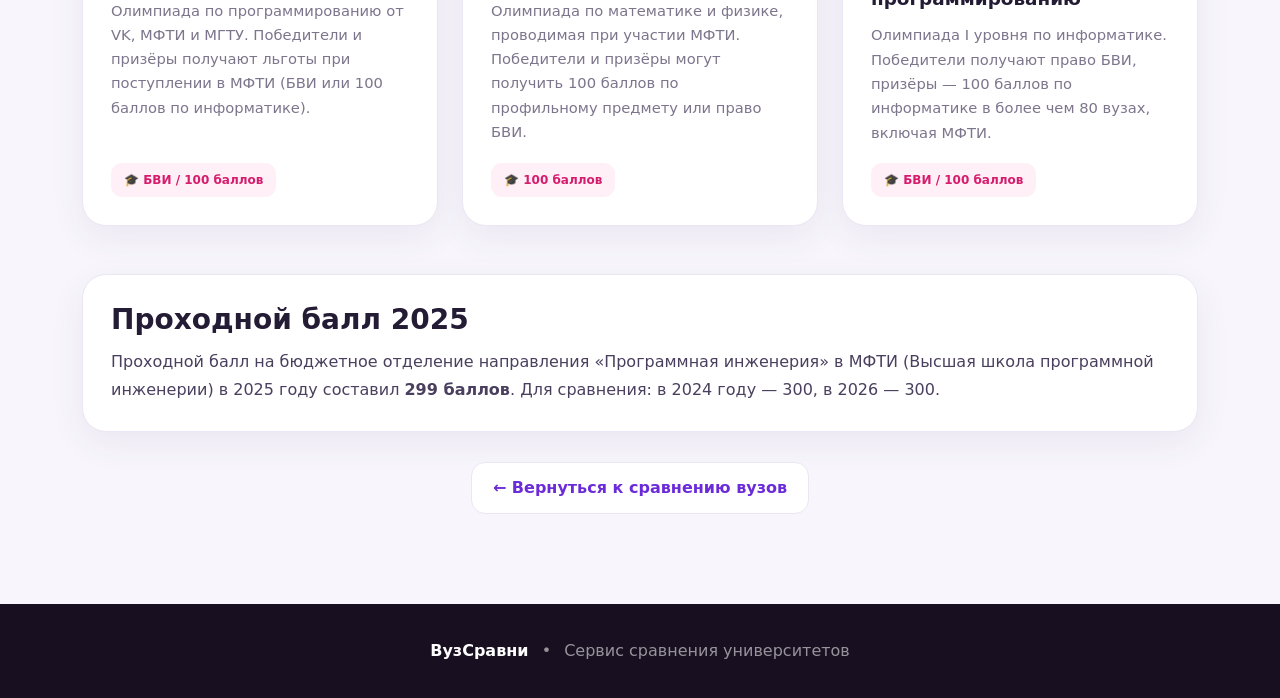
<file: hack_to_posvat/olympiads_mgu.html>
<!DOCTYPE html>
<html lang="ru">
<head>
    <meta charset="UTF-8">
    <meta name="viewport" content="width=device-width, initial-scale=1.0">
    <title>ВузСравни — Олимпиады МФТИ для Программной инженерии</title>

    <link href="https://cdn.jsdelivr.net/npm/bootstrap@5.3.8/dist/css/bootstrap.min.css" rel="stylesheet">

    <style>
        :root {
            --purple: #6c2bd9;
            --purple-dark: #421486;
            --purple-light: #efe7ff;
            --pink: #f72585;
            --pink-light: #fff0f7;
            --orange: #ff7a18;
            --green: #16a67a;
            --text: #241b35;
            --muted: #7d758c;
            --border: #ebe6f3;
            --background: #f8f6fc;
        }

        * { box-sizing: border-box; }
        html { scroll-behavior: smooth; }

        body {
            margin: 0;
            background:
                radial-gradient(circle at 0% 0%, rgba(247,37,133,.10), transparent 30%),
                radial-gradient(circle at 100% 0%, rgba(108,43,217,.12), transparent 30%),
                var(--background);
            color: var(--text);
            font-family: Inter, system-ui, -apple-system, BlinkMacSystemFont, "Segoe UI", sans-serif;
        }

        .navbar-custom {
            background: rgba(255,255,255,.88);
            backdrop-filter: blur(18px);
            border-bottom: 1px solid rgba(108,43,217,.08);
        }
        .brand { text-decoration: none; color: var(--purple); font-size: 1.35rem; font-weight: 900; letter-spacing: -.5px; }
        .brand span { color: var(--pink); }
        .nav-link { color: #625a70; font-weight: 700; }
        .nav-link:hover, .nav-link.active { color: var(--purple); }

        .hero { padding: 80px 0 40px; }
        .hero-badge {
            display: inline-flex; align-items: center; gap: 8px;
            padding: 9px 15px; border-radius: 50px;
            background: var(--pink-light); color: var(--pink);
            font-size: .82rem; font-weight: 850; margin-bottom: 20px;
        }
        .hero h1 {
            max-width: 900px;
            font-size: clamp(2.4rem, 5vw, 3.8rem);
            line-height: 1.05; letter-spacing: -2.4px;
            font-weight: 950; margin: 0;
        }
        .gradient-text {
            color: transparent;
            background: linear-gradient(90deg, var(--purple), var(--pink));
            background-clip: text; -webkit-background-clip: text;
        }
        .hero-description { max-width: 760px; color: var(--muted); font-size: 1.06rem; line-height: 1.7; }

        .section { padding: 50px 0 90px; }
        .section-title { font-size: clamp(2rem, 4vw, 2.8rem); font-weight: 900; letter-spacing: -1px; }
        .section-description { max-width: 680px; color: var(--muted); line-height: 1.65; }

        .olympiad-card {
            background: white;
            border: 1px solid var(--border);
            border-radius: 24px;
            padding: 28px;
            box-shadow: 0 12px 35px rgba(50,25,95,.07);
            transition: .25s ease;
            height: 100%;
            display: flex;
            flex-direction: column;
        }
        .olympiad-card:hover { transform: translateY(-5px); box-shadow: 0 20px 45px rgba(50,25,95,.12); }

        .olympiad-level {
            display: inline-flex;
            align-items: center;
            gap: 6px;
            padding: 6px 12px;
            border-radius: 30px;
            font-size: .7rem;
            font-weight: 900;
            text-transform: uppercase;
            letter-spacing: .06em;
            margin-bottom: 16px;
            width: fit-content;
        }
        .level-1 { background: linear-gradient(135deg, #f72585, #ff7a18); color: white; }
        .level-2 { background: var(--purple-light); color: var(--purple); }
        .level-3 { background: #e3f7f0; color: var(--green); }

        .olympiad-card h3 {
            font-size: 1.15rem;
            font-weight: 900;
            line-height: 1.35;
            margin-bottom: 12px;
        }
        .olympiad-card p {
            color: var(--muted);
            line-height: 1.65;
            font-size: .92rem;
            flex: 1;
            margin-bottom: 18px;
        }

        .benefit-tag {
            display: inline-flex;
            align-items: center;
            gap: 6px;
            padding: 8px 13px;
            border-radius: 11px;
            background: var(--pink-light);
            color: #d51c6d;
            font-size: .75rem;
            font-weight: 800;
            width: fit-content;
        }

        .info-block {
            background: white;
            border: 1px solid var(--border);
            border-radius: 24px;
            padding: 28px;
            box-shadow: 0 12px 35px rgba(50,25,95,.07);
            margin-bottom: 30px;
            line-height: 1.7;
        }
        .info-block p { color: #4a3f5e; margin-bottom: 12px; }
        .info-block ul { padding-left: 20px; margin: 0 0 14px 0; }
        .info-block li { margin-bottom: 6px; color: #4a3f5e; }

        .back-button {
            display: inline-block; padding: 13px 21px; border-radius: 14px;
            background: white; color: var(--purple); text-decoration: none;
            font-weight: 850; transition: .2s ease;
            border: 1px solid var(--border);
        }
        .back-button:hover { color: var(--pink); transform: translateY(-2px); }

        footer { padding: 35px 0; background: #181020; color: rgba(255,255,255,.55); }
        footer strong { color: white; }

        @media (max-width: 767px) {
            .hero { padding-top: 50px; }
            .olympiad-card { padding: 22px; }
        }
    </style>
</head>

<body>

<nav class="navbar navbar-expand-lg navbar-custom sticky-top">
    <div class="container py-2">
        <a href="index.html" class="brand">Вуз<span>Сравни</span></a>
        <button class="navbar-toggler" type="button" data-bs-toggle="collapse" data-bs-target="#mainNav" aria-controls="mainNav" aria-expanded="false" aria-label="Открыть меню">
            <span class="navbar-toggler-icon"></span>
        </button>
        <div class="collapse navbar-collapse" id="mainNav">
            <ul class="navbar-nav ms-auto gap-lg-3">
                <li class="nav-item"><a href="index.html" class="nav-link">Вузы</a></li>
                <li class="nav-item"><a href="directions.html" class="nav-link">Направления</a></li>
                <li class="nav-item"><a href="profiway_main.html" class="nav-link">Профориентация</a></li>
            </ul>
        </div>
    </div>
</nav>

<header class="hero">
    <div class="container">
        <span class="hero-badge">🏆 МФТИ (Физтех)</span>
        <h1>
            Олимпиады для поступления<br>
            на <span class="gradient-text">Программную инженерию</span>
        </h1>
        <p class="hero-description mt-4">
            Победители и призёры перечисленных олимпиад могут получить особые права
            при поступлении в МФТИ: поступление без вступительных испытаний (БВИ)
            или 100 баллов по профильному предмету.
        </p>
        <div class="mt-4">
            <a href="index.html" class="back-button">← К сравнению вузов</a>
        </div>
    </div>
</header>

<section class="section">
    <div class="container">

        <div class="info-block">
            <h3 style="font-weight:900; margin-bottom:12px;">Какие олимпиады дают льготы?</h3>
            <p>
                МФТИ принимает результаты олимпиад школьников, включённых в Перечень
                Минобрнауки. Для направления «Программная инженерия» (09.03.04)
                особые права предоставляются победителям и призёрам олимпиад
                I и II уровня по математике и информатике.
            </p>
            <p style="margin-bottom:0;">
                <b>Важно:</b> для использования льготы необходимо набрать
                не менее 75 баллов по профильному предмету ЕГЭ
                (для олимпиады «Физтех» и большинства олимпиад РСОШ).
            </p>
        </div>

        <h2 class="section-title mb-4">Основные олимпиады</h2>

        <div class="row g-4">

            <div class="col-md-6 col-lg-4">
                <article class="olympiad-card">
                    <span class="olympiad-level level-1">I уровень</span>
                    <h3>Всероссийская олимпиада школьников</h3>
                    <p>
                        Победители и призёры заключительного этапа ВсОШ по математике
                        или информатике получают право на поступление без вступительных
                        испытаний на профильные направления МФТИ.
                    </p>
                    <span class="benefit-tag">🎓 БВИ</span>
                </article>
            </div>

            <div class="col-md-6 col-lg-4">
                <article class="olympiad-card">
                    <span class="olympiad-level level-1">I уровень</span>
                    <h3>Олимпиада «Физтех» по математике</h3>
                    <p>
                        Главная олимпиада МФТИ. Проводится в два этапа: онлайн-отбор
                        и очный финал. Победители и призёры получают право БВИ
                        или 100 баллов по математике при условии сдачи ЕГЭ на 75+.
                    </p>
                    <span class="benefit-tag">🎓 БВИ / 100 баллов</span>
                </article>
            </div>

            <div class="col-md-6 col-lg-4">
                <article class="olympiad-card">
                    <span class="olympiad-level level-1">I уровень</span>
                    <h3>Олимпиада «Физтех.Код будущего»</h3>
                    <p>
                        Олимпиада по информатике и программированию, проводимая
                        МФТИ совместно с компанией 1С. Победители и призёры
                        получают право БВИ или 100 баллов по информатике.
                    </p>
                    <span class="benefit-tag">🎓 БВИ / 100 баллов</span>
                </article>
            </div>

            <div class="col-md-6 col-lg-4">
                <article class="olympiad-card">
                    <span class="olympiad-level level-2">II уровень</span>
                    <h3>Олимпиада «Технокубок»</h3>
                    <p>
                        Олимпиада по программированию от VK, МФТИ и МГТУ.
                        Победители и призёры получают льготы при поступлении
                        в МФТИ (БВИ или 100 баллов по информатике).
                    </p>
                    <span class="benefit-tag">🎓 БВИ / 100 баллов</span>
                </article>
            </div>

            <div class="col-md-6 col-lg-4">
                <article class="olympiad-card">
                    <span class="olympiad-level level-2">II уровень</span>
                    <h3>Олимпиада «Курчатов»</h3>
                    <p>
                        Олимпиада по математике и физике, проводимая при участии
                        МФТИ. Победители и призёры могут получить 100 баллов
                        по профильному предмету или право БВИ.
                    </p>
                    <span class="benefit-tag">🎓 100 баллов</span>
                </article>
            </div>

            <div class="col-md-6 col-lg-4">
                <article class="olympiad-card">
                    <span class="olympiad-level level-2">II уровень</span>
                    <h3>Открытая олимпиада по программированию</h3>
                    <p>
                        Олимпиада I уровня по информатике. Победители получают
                        право БВИ, призёры — 100 баллов по информатике
                        в более чем 80 вузах, включая МФТИ.
                    </p>
                    <span class="benefit-tag">🎓 БВИ / 100 баллов</span>
                </article>
            </div>

        </div>

        <div class="info-block mt-5">
            <h3 style="font-weight:900; margin-bottom:12px;">Проходной балл 2025</h3>
            <p style="margin-bottom:0;">
                Проходной балл на бюджетное отделение направления
                «Программная инженерия» в МФТИ (Высшая школа программной инженерии)
                в 2025 году составил <b>299 баллов</b>.
                Для сравнения: в 2024 году — 300, в 2026 — 300.
            </p>
        </div>

        <div class="text-center mt-4">
            <a href="index.html" class="back-button">← Вернуться к сравнению вузов</a>
        </div>

    </div>
</section>

<footer>
    <div class="container text-center">
        <strong>ВузСравни</strong>
        <span class="mx-2">•</span>
        Сервис сравнения университетов
    </div>
</footer>

<script src="https://cdn.jsdelivr.net/npm/bootstrap@5.3.8/dist/js/bootstrap.bundle.min.js"></script>
<script>
    document.querySelectorAll('.navbar .nav-link').forEach(link => {
        link.addEventListener('click', () => {
            const nav = document.querySelector('#mainNav');
            if (nav.classList.contains('show')) {
                bootstrap.Collapse.getOrCreateInstance(nav).hide();
            }
        });
    });
</script>

</body>
</html>
</file>
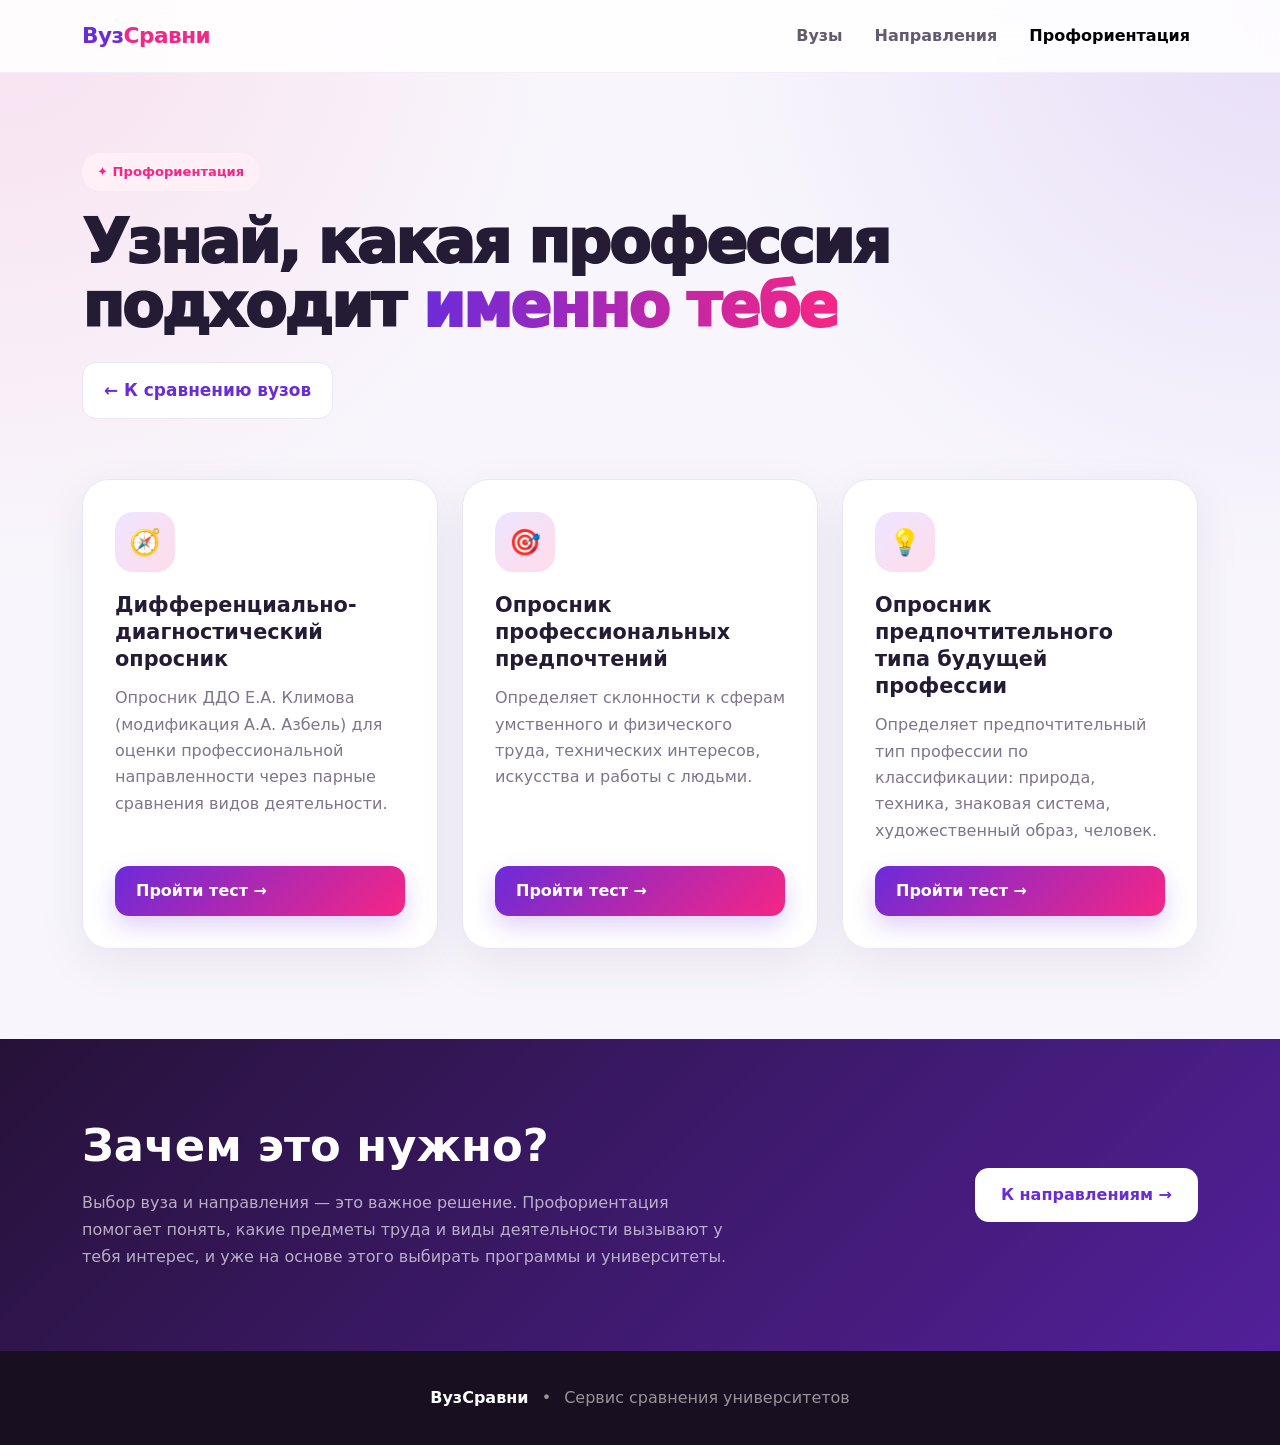
<file: hack_to_posvat/profiway_main.html>
<!doctype html>
<html lang="ru">
<head>
    <meta charset="UTF-8" />
    <meta name="viewport" content="width=device-width, initial-scale=1.0" />
    <title>ВузСравни — Профориентация</title>
    <link rel="stylesheet" href="https://cdn.jsdelivr.net/npm/bootstrap@5.3.8/dist/css/bootstrap.min.css" />
    <link rel="stylesheet" href="test-styles.css" />
</head>
<body>

<nav class="navbar navbar-expand-lg navbar-custom sticky-top">
    <div class="container py-2">
        <a href="index.html" class="brand">Вуз<span>Сравни</span></a>
        <button class="navbar-toggler" type="button" data-bs-toggle="collapse" data-bs-target="#mainNav" aria-controls="mainNav" aria-expanded="false" aria-label="Открыть меню">
            <span class="navbar-toggler-icon"></span>
        </button>
        <div class="collapse navbar-collapse" id="mainNav">
            <ul class="navbar-nav ms-auto gap-lg-3">
                <li class="nav-item"><a href="index.html" class="nav-link">Вузы</a></li>
                <li class="nav-item"><a href="directions.html" class="nav-link">Направления</a></li>
                <li class="nav-item"><a href="profiway_main.html" class="nav-link active">Профориентация</a></li>
            </ul>
        </div>
    </div>
</nav>

<header class="hero">
    <div class="container">
        <span class="hero-badge">✦ Профориентация</span>
        <h1>
            Узнай, какая профессия<br>
            подходит <span class="gradient-text">именно тебе</span>
        </h1>
        <div class="hero-description mt-4">
            <a href="index.html" class="btn-soft">← К сравнению вузов</a>
        </div>
    </div>
</header>

<section class="quiz-container">
    <div class="container">
        <div class="row g-4">
            <div class="col-lg-4">
                <article class="test-hub-card">
                    <div class="test-hub-icon">🧭</div>
                    <h3>Дифференциально-диагностический опросник</h3>
                    <p>
                        Опросник ДДО Е.А. Климова (модификация А.А. Азбель)
                        для оценки профессиональной направленности через
                        парные сравнения видов деятельности.
                    </p>
                    <a href="profiway_ddo.html" class="btn-main">Пройти тест →</a>
                </article>
            </div>

            <div class="col-lg-4">
                <article class="test-hub-card">
                    <div class="test-hub-icon">🎯</div>
                    <h3>Опросник профессиональных предпочтений</h3>
                    <p>
                        Определяет склонности к сферам умственного и физического
                        труда, технических интересов, искусства и работы с людьми.
                    </p>
                    <a href="profiway_pp.html" class="btn-main">Пройти тест →</a>
                </article>
            </div>

            <div class="col-lg-4">
                <article class="test-hub-card">
                    <div class="test-hub-icon">💡</div>
                    <h3>Опросник предпочтительного типа будущей профессии</h3>
                    <p>
                        Определяет предпочтительный тип профессии по классификации:
                        природа, техника, знаковая система, художественный образ, человек.
                    </p>
                    <a href="profiway_tbp.html" class="btn-main">Пройти тест →</a>
                </article>
            </div>
        </div>
    </div>
</section>

<section class="test-cta">
    <div class="container">
        <div class="row align-items-center g-4">
            <div class="col-lg-8">
                <h2>Зачем это нужно?</h2>
                <p class="mt-3 mb-0">
                    Выбор вуза и направления — это важное решение. Профориентация
                    помогает понять, какие предметы труда и виды деятельности
                    вызывают у тебя интерес, и уже на основе этого выбирать
                    программы и университеты.
                </p>
            </div>
            <div class="col-lg-4 text-lg-end">
                <a href="directions.html" class="test-cta-button">К направлениям →</a>
            </div>
        </div>
    </div>
</section>

<footer>
    <div class="container text-center">
        <strong>ВузСравни</strong>
        <span class="mx-2">•</span>
        Сервис сравнения университетов
    </div>
</footer>

<script src="https://cdn.jsdelivr.net/npm/bootstrap@5.3.8/dist/js/bootstrap.bundle.min.js"></script>
<script>
    document.querySelectorAll('.navbar .nav-link').forEach(link => {
        link.addEventListener('click', () => {
            const nav = document.querySelector('#mainNav');
            if (nav.classList.contains('show')) {
                bootstrap.Collapse.getOrCreateInstance(nav).hide();
            }
        });
    });
</script>
</body>
</html>
</file>
<file: hack_to_posvat/test-styles.css>
/* =========================================
   ВузСравни — стили для страниц профтестов
========================================= */

:root {
    --purple: #6c2bd9;
    --purple-dark: #421486;
    --purple-light: #efe7ff;
    --pink: #f72585;
    --pink-light: #fff0f7;
    --orange: #ff7a18;
    --green: #16a67a;
    --text: #241b35;
    --muted: #7d758c;
    --border: #ebe6f3;
    --background: #f8f6fc;
}

* { box-sizing: border-box; }
html { scroll-behavior: smooth; }

body {
    margin: 0;
    background:
        radial-gradient(circle at 0% 0%, rgba(247,37,133,.10), transparent 30%),
        radial-gradient(circle at 100% 0%, rgba(108,43,217,.12), transparent 30%),
        var(--background);
    color: var(--text);
    font-family: Inter, system-ui, -apple-system, BlinkMacSystemFont, "Segoe UI", sans-serif;
}

/* ============ NAVBAR ============ */
.navbar-custom {
    background: rgba(255,255,255,.88);
    backdrop-filter: blur(18px);
    border-bottom: 1px solid rgba(108,43,217,.08);
}
.brand { text-decoration: none; color: var(--purple); font-size: 1.35rem; font-weight: 900; letter-spacing: -.5px; }
.brand span { color: var(--pink); }
.nav-link { color: #625a70; font-weight: 700; }
.nav-link:hover, .nav-link.active { color: var(--purple); }

/* ============ HERO ============ */
.hero { padding: 80px 0 40px; }
.hero-badge {
    display: inline-flex; align-items: center; gap: 8px;
    padding: 9px 15px; border-radius: 50px;
    background: var(--pink-light); color: var(--pink);
    font-size: .82rem; font-weight: 850; margin-bottom: 20px;
}
.hero h1 {
    max-width: 900px;
    font-size: clamp(2.4rem, 5vw, 3.8rem);
    line-height: 1.05;
    letter-spacing: -2.4px;
    font-weight: 950;
    margin: 0;
}
.gradient-text {
    color: transparent;
    background: linear-gradient(90deg, var(--purple), var(--pink));
    background-clip: text;
    -webkit-background-clip: text;
}
.hero-description {
    max-width: 760px;
    color: var(--muted);
    font-size: 1.06rem;
    line-height: 1.7;
}

/* ============ BUTTONS ============ */
.btn-main {
    display: inline-block;
    border: 0;
    padding: 13px 21px;
    border-radius: 14px;
    background: linear-gradient(135deg, var(--purple), var(--pink));
    color: white !important;
    font-weight: 800;
    text-decoration: none;
    box-shadow: 0 10px 25px rgba(108,43,217,.22);
    transition: .25s ease;
    cursor: pointer;
    font-family: inherit;
}
.btn-main:hover { transform: translateY(-2px); box-shadow: 0 15px 30px rgba(108,43,217,.28); }

.btn-soft {
    display: inline-block;
    padding: 13px 21px;
    border-radius: 14px;
    background: white;
    border: 1px solid var(--border);
    color: var(--purple) !important;
    text-decoration: none;
    font-weight: 800;
    transition: .25s ease;
}
.btn-soft:hover { color: var(--pink) !important; transform: translateY(-2px); }

/* ============ SECTION TITLES ============ */
.section-title {
    font-size: clamp(2rem, 4vw, 2.8rem);
    font-weight: 900;
    letter-spacing: -1px;
}
.section-description {
    max-width: 680px;
    color: var(--muted);
    line-height: 1.65;
}

/* ============ INTRO CARD ============ */
.intro-card {
    background: white;
    border: 1px solid var(--border);
    border-radius: 26px;
    padding: 30px;
    box-shadow: 0 15px 45px rgba(50,25,95,.07);
    margin-bottom: 30px;
    line-height: 1.7;
}
.intro-card p { color: #4a3f5e; margin-bottom: 12px; }
.intro-card ul { padding-left: 20px; margin: 0 0 14px 0; }
.intro-card li { margin-bottom: 5px; color: #4a3f5e; }

/* ============ QUIZ ============ */
.quiz-container { padding: 20px 0 90px; }

.progress-sticky {
    position: sticky;
    top: 84px;
    z-index: 10;
    background: rgba(255,255,255,.94);
    backdrop-filter: blur(15px);
    padding: 16px 22px;
    border-radius: 18px;
    border: 1px solid var(--border);
    margin-bottom: 25px;
    box-shadow: 0 12px 30px rgba(50,25,95,.06);
}
.progress-text {
    display: flex;
    justify-content: space-between;
    font-size: .85rem;
    font-weight: 800;
    margin-bottom: 9px;
}
.progress-text span:last-child { color: var(--purple); }
.progress-track {
    height: 8px;
    background: #eeeaf5;
    border-radius: 20px;
    overflow: hidden;
}
.progress-fill {
    height: 100%;
    width: 0%;
    background: linear-gradient(90deg, var(--purple), var(--pink));
    border-radius: inherit;
    transition: width .35s ease;
}

/* ============ QUESTION ============ */
.question {
    background: white;
    border: 1px solid var(--border);
    border-radius: 22px;
    padding: 26px;
    margin-bottom: 18px;
    box-shadow: 0 10px 30px rgba(50,25,95,.055);
    transition: .25s ease;
    scroll-margin-top: 130px;
}
.question.answered { border-color: rgba(22,166,122,.45); }
.question.answered .question-number { background: #e3f7f0; color: var(--green); }

.question-number {
    display: inline-block;
    font-size: .72rem;
    font-weight: 900;
    color: var(--pink);
    background: var(--pink-light);
    padding: 5px 12px;
    border-radius: 30px;
    margin-bottom: 14px;
    letter-spacing: .06em;
    text-transform: uppercase;
    transition: .25s ease;
}
.question-title {
    font-size: 1.06rem;
    font-weight: 800;
    line-height: 1.45;
    margin-bottom: 18px;
}
.options { display: flex; flex-direction: column; gap: 10px; }

.option {
    display: flex;
    align-items: flex-start;
    padding: 14px 18px;
    border: 2px solid var(--border);
    border-radius: 14px;
    cursor: pointer;
    transition: .2s ease;
    background: white;
}
.option:hover { border-color: rgba(108,43,217,.35); background: #faf7ff; }
.option:has(input:checked) {
    border-color: var(--purple);
    background: var(--purple-light);
    box-shadow: 0 5px 15px rgba(108,43,217,.10);
}
.option input {
    margin-right: 12px;
    margin-top: 3px;
    accent-color: var(--purple);
    flex-shrink: 0;
    cursor: pointer;
}
.option span { line-height: 1.5; font-size: .95rem; transition: .2s ease; }
.option:has(input:checked) span { color: var(--purple-dark); font-weight: 600; }

/* ============ SUBMIT ============ */
.submit-wrap { text-align: center; margin-top: 30px; margin-bottom: 40px; }

.btn-submit {
    border: 0;
    padding: 17px 45px;
    border-radius: 16px;
    background: linear-gradient(135deg, var(--purple), var(--pink));
    color: white;
    font-weight: 900;
    font-size: 1rem;
    letter-spacing: .06em;
    text-transform: uppercase;
    cursor: pointer;
    box-shadow: 0 15px 35px rgba(108,43,217,.30);
    transition: .25s ease;
    font-family: inherit;
}
.btn-submit:hover { transform: translateY(-2px); box-shadow: 0 20px 45px rgba(108,43,217,.38); }

/* ============ RESULT ============ */
#result { display: none; }
.result-section { padding: 40px 0 90px; }

.result-card {
    background: white;
    border: 1px solid var(--border);
    border-radius: 28px;
    padding: 35px;
    box-shadow: 0 18px 55px rgba(50,25,95,.09);
    margin-bottom: 25px;
}
.chart-container {
    position: relative;
    height: 380px;
    margin-bottom: 25px;
}
.result-note {
    color: var(--muted);
    font-size: .92rem;
    line-height: 1.65;
}
.result-note ul { padding-left: 20px; }
.result-note li { margin-bottom: 6px; }

/* ============ INTERPRETATION ============ */
.interpretation p { color: #4a3f5e; line-height: 1.7; margin-bottom: 12px; }
.interpretation h3 {
    font-size: 1.5rem;
    font-weight: 900;
    color: var(--text);
    margin-top: 40px;
    margin-bottom: 20px;
}
.interpretation h4 {
    font-size: 1.15rem;
    font-weight: 900;
    color: var(--purple-dark);
    margin-top: 28px;
    margin-bottom: 12px;
    padding-bottom: 8px;
    border-bottom: 2px solid var(--purple-light);
}

/* ============ TEST HUB CARDS ============ */
.test-hub-card {
    height: 100%;
    padding: 32px;
    background: white;
    border: 1px solid var(--border);
    border-radius: 27px;
    box-shadow: 0 15px 45px rgba(50,25,95,.08);
    transition: .25s ease;
    display: flex;
    flex-direction: column;
}
.test-hub-card:hover { transform: translateY(-6px); box-shadow: 0 25px 55px rgba(50,25,95,.14); }
.test-hub-icon {
    width: 60px;
    height: 60px;
    display: flex;
    align-items: center;
    justify-content: center;
    border-radius: 18px;
    background: linear-gradient(135deg, #eee5ff, #ffdceb);
    font-size: 1.6rem;
    margin-bottom: 20px;
}
.test-hub-card h3 { font-size: 1.3rem; font-weight: 900; line-height: 1.3; margin-bottom: 12px; }
.test-hub-card p { color: var(--muted); line-height: 1.65; flex: 1; margin-bottom: 22px; }

/* ============ CTA ============ */
.test-cta {
    padding: 80px 0;
    background: linear-gradient(135deg, #261238, #52209a);
    color: white;
}
.test-cta h2 { font-size: clamp(2rem, 4vw, 2.8rem); font-weight: 900; }
.test-cta p { color: rgba(255,255,255,.65); max-width: 650px; line-height: 1.7; }
.test-cta-button {
    display: inline-block;
    padding: 15px 26px;
    border-radius: 14px;
    background: white;
    color: var(--purple);
    text-decoration: none;
    font-weight: 850;
    transition: .2s ease;
}
.test-cta-button:hover { color: var(--pink); transform: translateY(-2px); }

/* ============ FOOTER ============ */
footer {
    padding: 35px 0;
    background: #181020;
    color: rgba(255,255,255,.55);
}
footer strong { color: white; }

/* ============ MOBILE ============ */
@media (max-width: 767px) {
    .hero { padding-top: 50px; }
    .question { padding: 20px; }
    .progress-sticky { top: 70px; padding: 14px 18px; }
    .chart-container { height: 320px; }
    .result-card { padding: 22px; }
}
</file>
